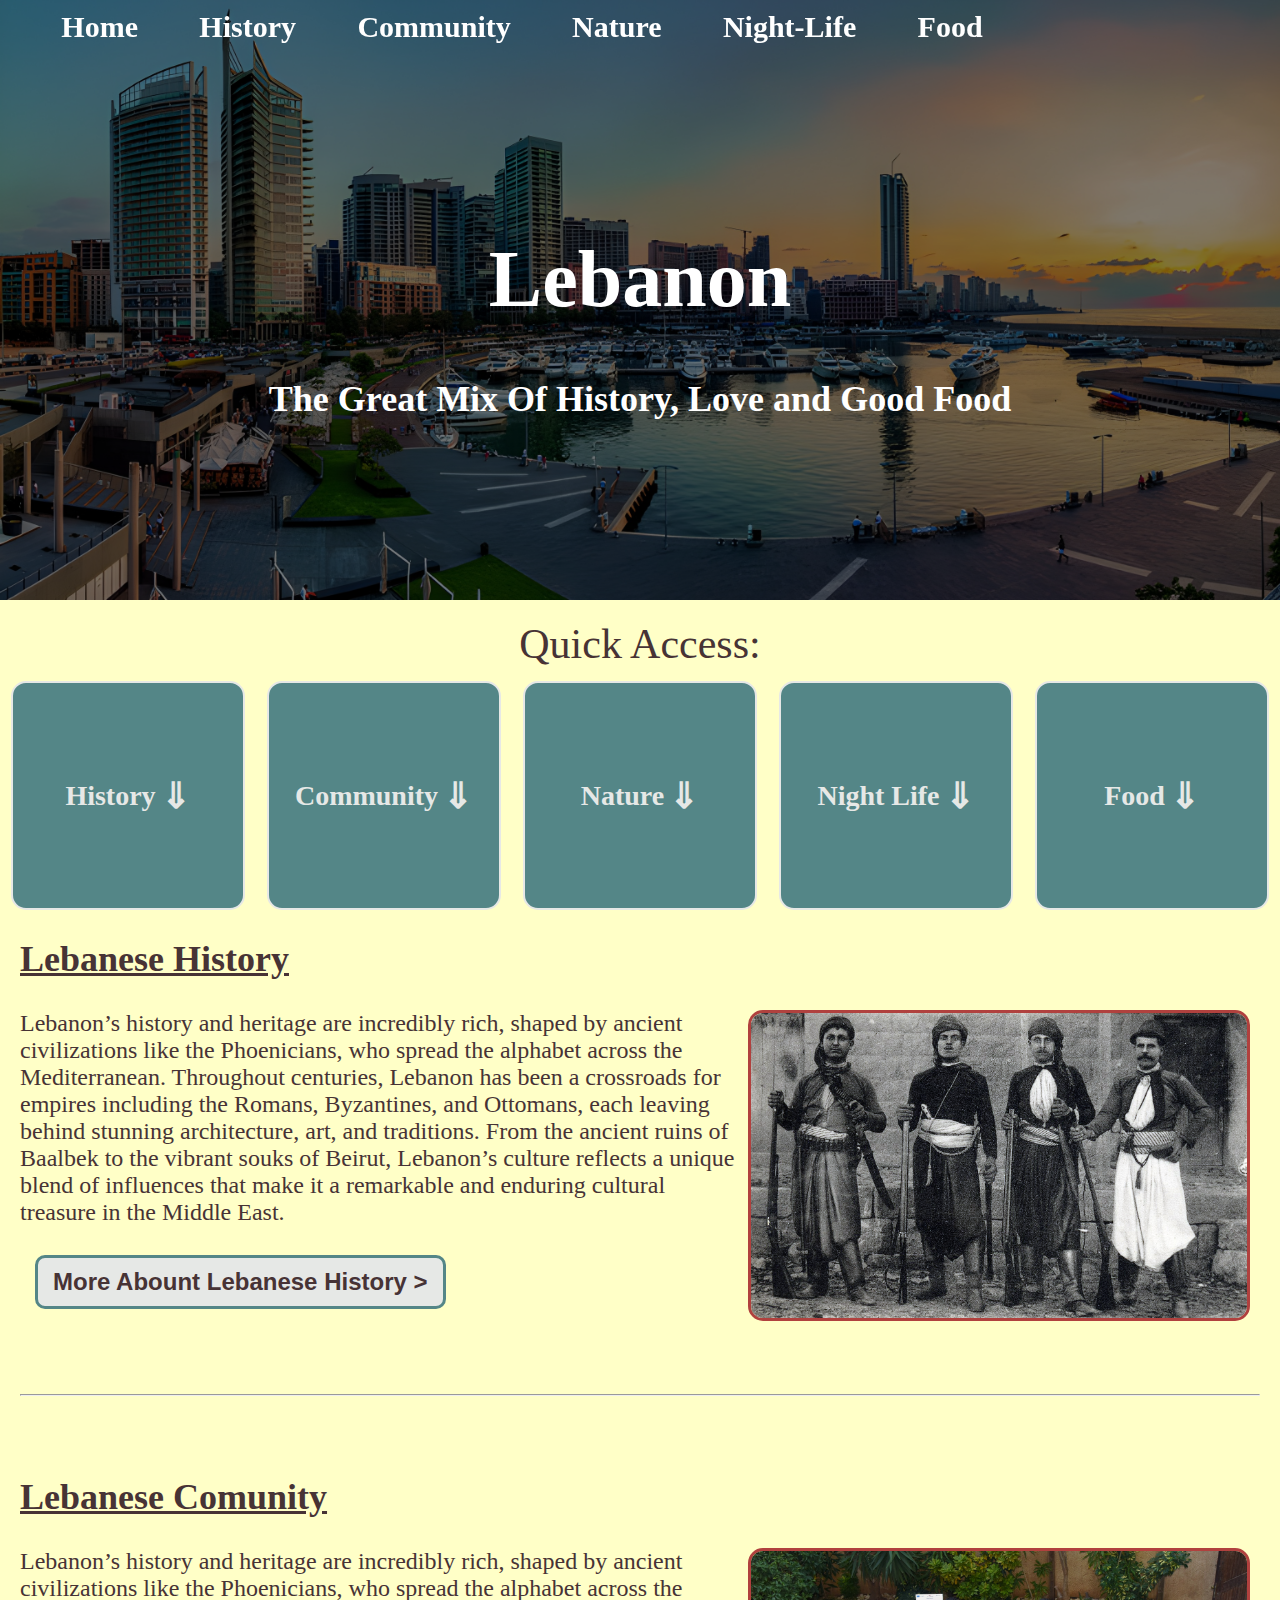
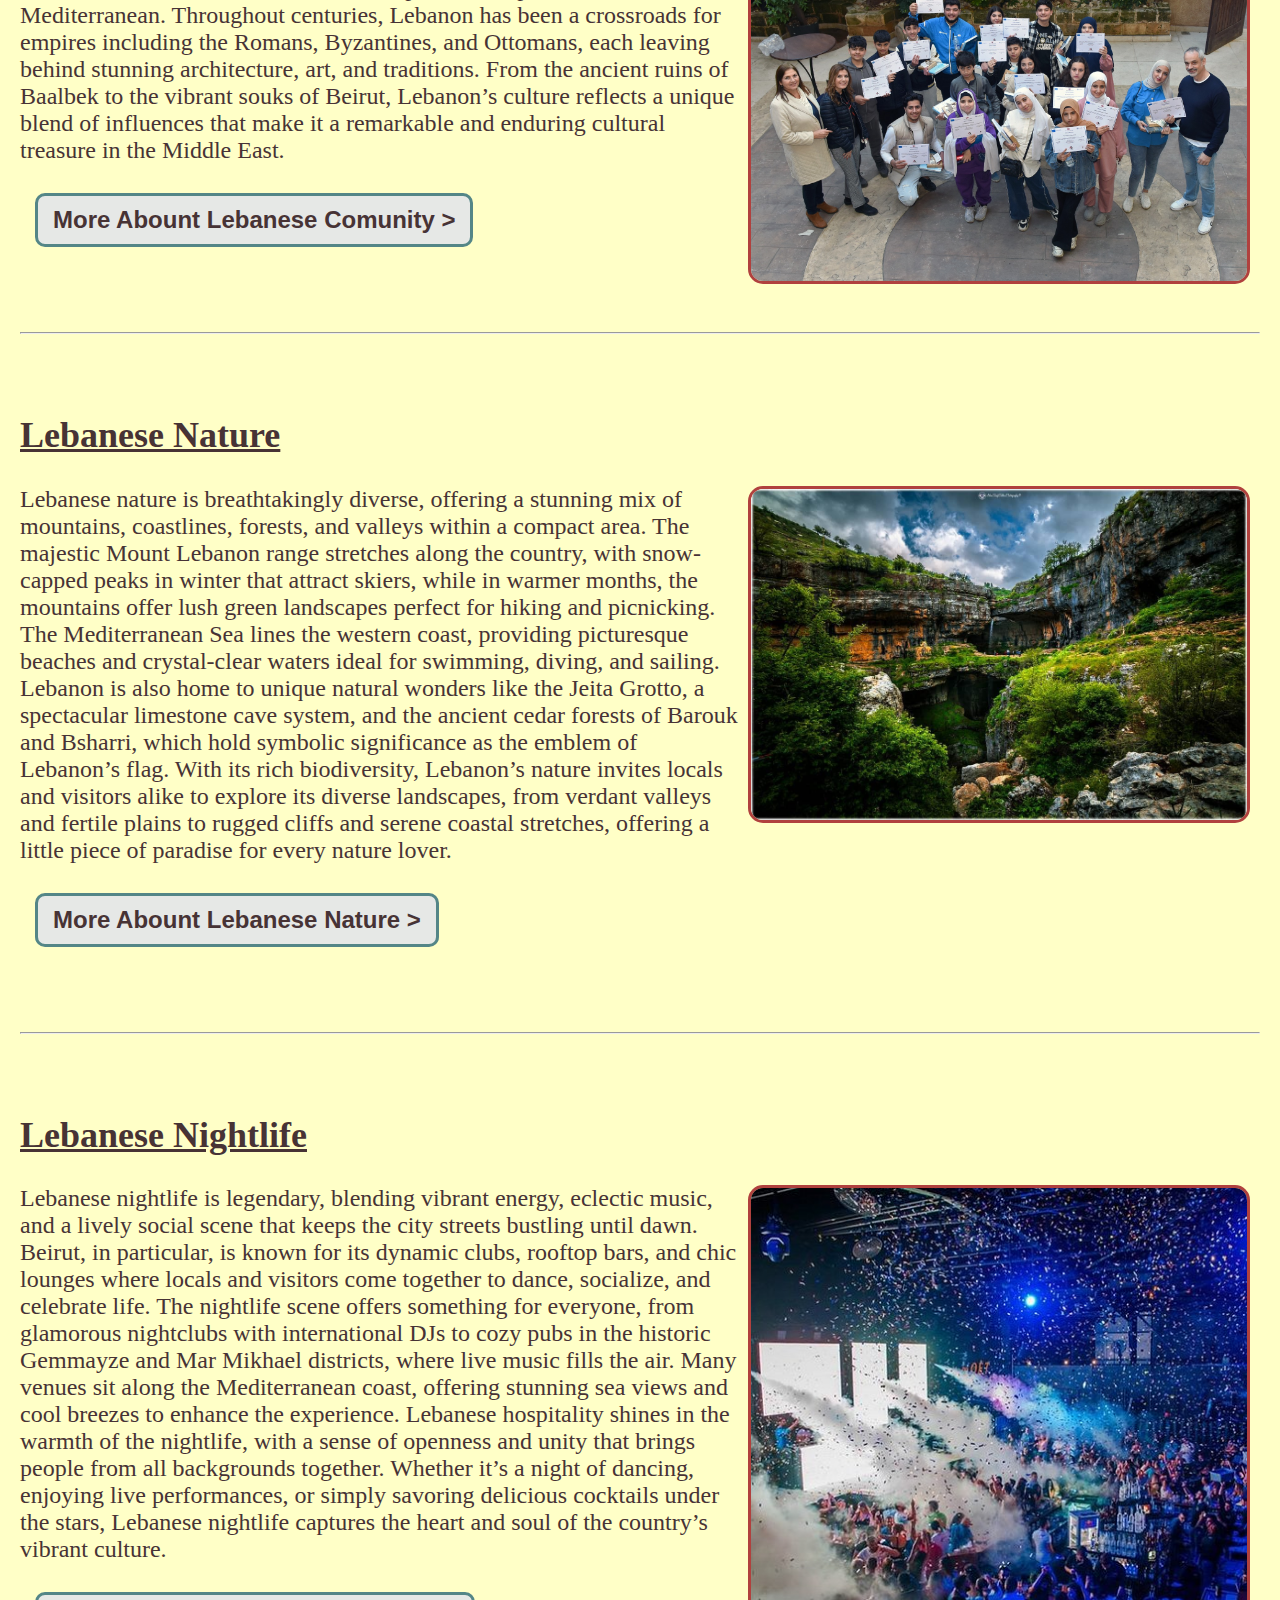
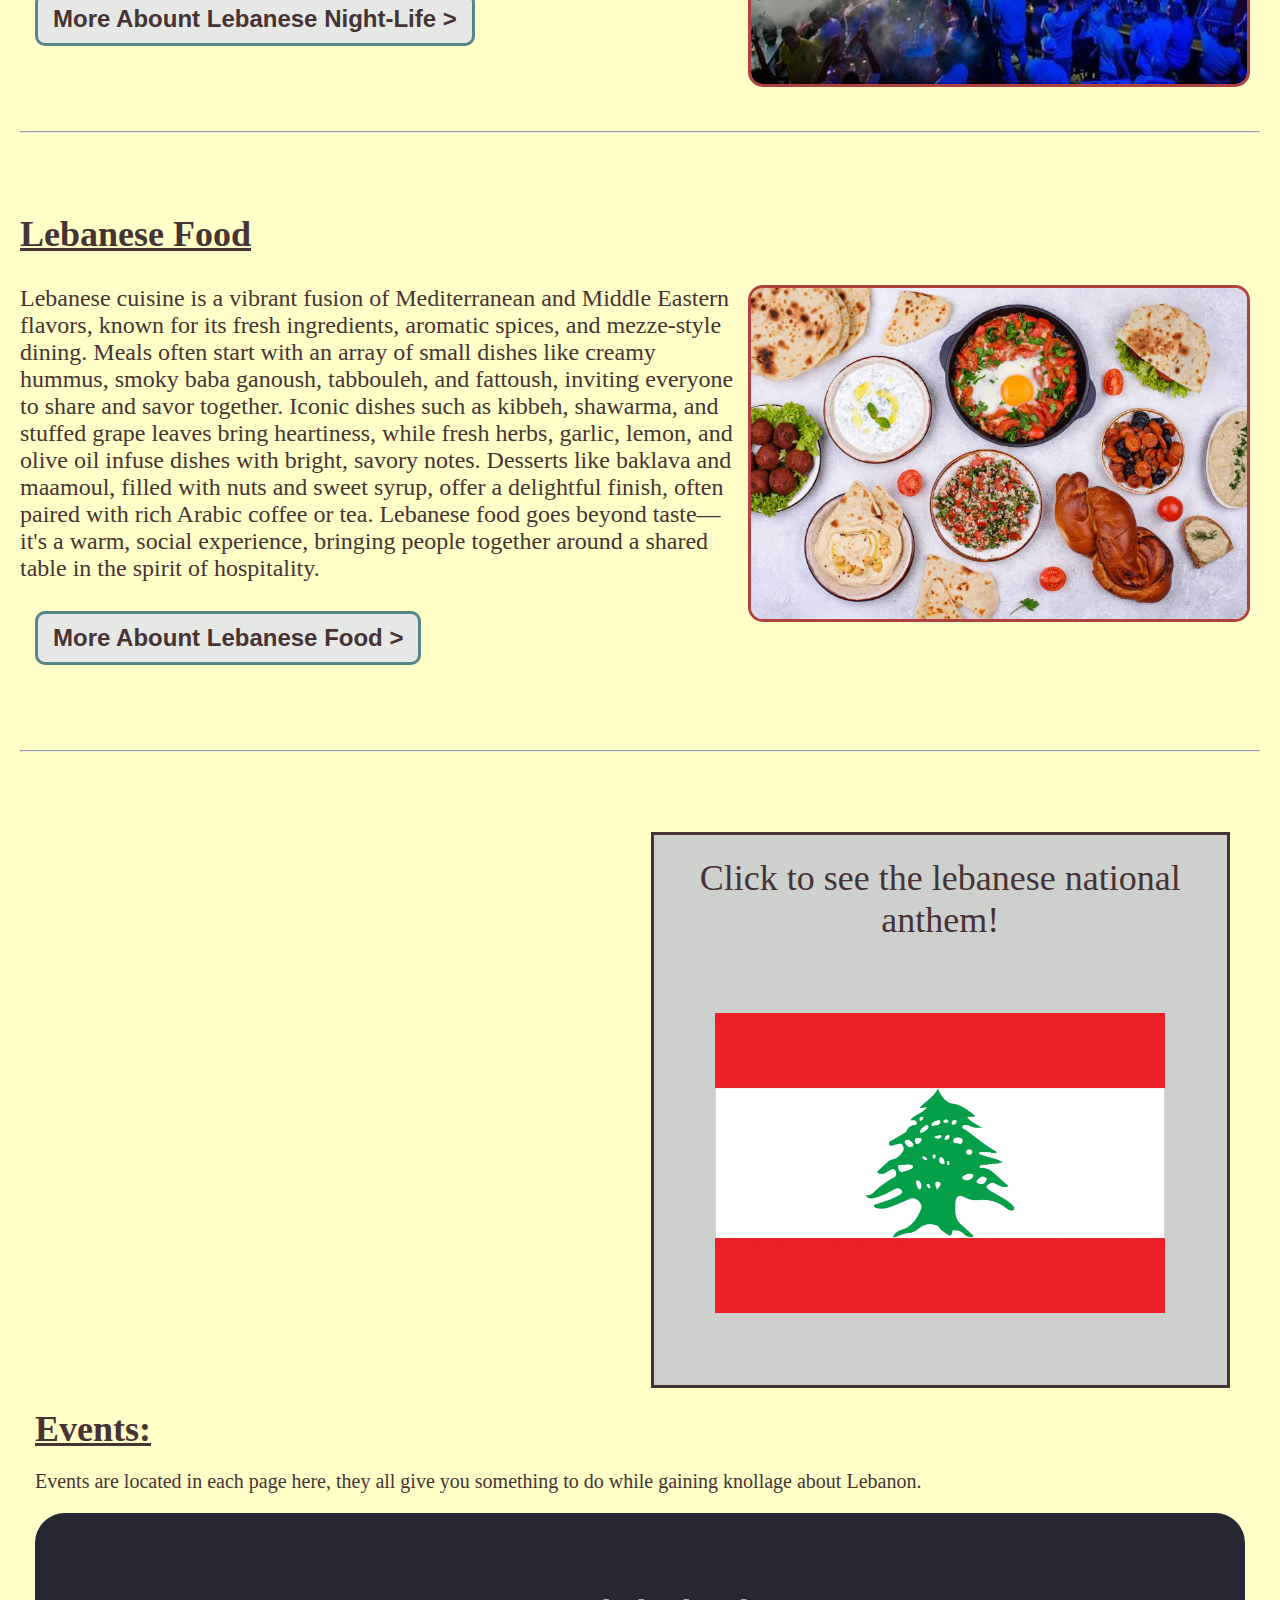
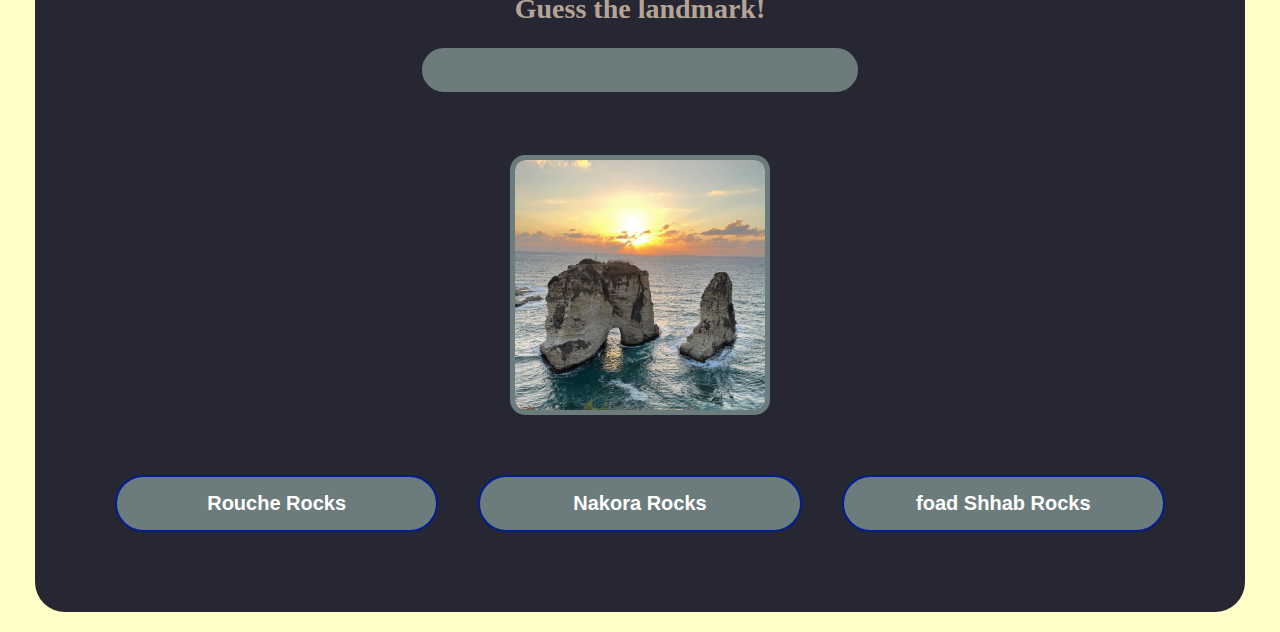
<file: index.html>
<!DOCTYPE html>
<html lang="en">
<head>
    <meta charset="UTF-8">
    <meta name="viewport" content="width=device-width, initial-scale=1.0">
    <link rel="stylesheet" href="style.css">
    <title>Home</title>
</head>
<body>
    <div id="preloader"></div>
    <div class="navbar">
        <span class="nav_bar_button_home">Home</span>
        <a href="history.html" class="nav_bar_button_home"><span>History</span></a>
        <a href="community.html" class="nav_bar_button_home"><span>Community</span></a>
        <a href="nature.html" class="nav_bar_button_home"><span>Nature</span></a>
        <a href="night_life.html" class="nav_bar_button_home"><span>Night-Life</span></a>
        <a href="food.html" class="nav_bar_button_home"><span>Food</span></a>
    </div>
    <div class="title_home">
    </div>
    <div class="title_overlay">
        <h1 class="title">Lebanon</h1>
        <h2 class="title">The Great Mix Of History, Love and Good Food </h2>
    </div>
    <article style="margin: 20px 0px;">
        <section id="table_of_contents_title">Quick Access:</section>
        <section id="table_of_contents" >
            <a class="table_of_contents_element" href="#history_breif"><span style="margin-right: 5px;">History</span> <span style="font-size: 36px;"> &dArr;</span></a>
            <a class="table_of_contents_element" href="#community_breif"><span style="margin-right: 5px;">Community</span> <span style="font-size: 36px;"> &dArr;</span></a>
            <a class="table_of_contents_element" href="#nature_breif"><span style="margin-right: 5px;">Nature</span> <span style="font-size: 36px;"> &dArr;</span></a>
            <a class="table_of_contents_element" href="#night_life_breif"><span style="margin-right: 5px;">Night Life</span> <span style="font-size: 36px;"> &dArr;</span></a>
            <a class="table_of_contents_element" href="#food_breif"><span style="margin-right: 5px;">Food</span> <span style="font-size: 36px;"> &dArr;</span></a>
        </section>
    </article>
    
    <div class="breif" id="history_breif">
        <h2>Lebanese History</h2>
        <img src="images/history_image_home.jpg" alt="men in 1800s image">
        <p>Lebanon’s history and heritage are incredibly rich, shaped by ancient civilizations like the Phoenicians, who spread the alphabet across the Mediterranean. Throughout centuries, Lebanon has been a crossroads for empires including the Romans, Byzantines, and Ottomans, each leaving behind stunning architecture, art, and traditions. From the ancient ruins of Baalbek to the vibrant souks of Beirut, Lebanon’s culture reflects a unique blend of influences that make it a remarkable and enduring cultural treasure in the Middle East.</p>
        <a href="history.html"><button>More Abount Lebanese History &gt;</button></a>
        <hr>
    </div>
    <article>
        <section class="breif" id="community_breif">
            <h2>Lebanese Comunity</h2>
            <img src="images/comunity_image_home.jpg" alt="lebanese people picture">
            <p>Lebanon’s history and heritage are incredibly rich, shaped by ancient civilizations like the Phoenicians, who spread the alphabet across the Mediterranean. Throughout centuries, Lebanon has been a crossroads for empires including the Romans, Byzantines, and Ottomans, each leaving behind stunning architecture, art, and traditions. From the ancient ruins of Baalbek to the vibrant souks of Beirut, Lebanon’s culture reflects a unique blend of influences that make it a remarkable and enduring cultural treasure in the Middle East.</p>
            <a href="comunity.html"><button>More Abount Lebanese Comunity &gt;</button></a>
            <hr>
        </section>
        <section class="breif" id="nature_breif">
            <h2>Lebanese Nature</h2>
            <img src="images/nature_image_home.jpg" alt="lebanese nature picture">
            <p>Lebanese nature is breathtakingly diverse, offering a stunning mix of mountains, coastlines, forests, and valleys within a compact area. The majestic Mount Lebanon range stretches along the country, with snow-capped peaks in winter that attract skiers, while in warmer months, the mountains offer lush green landscapes perfect for hiking and picnicking. The Mediterranean Sea lines the western coast, providing picturesque beaches and crystal-clear waters ideal for swimming, diving, and sailing. Lebanon is also home to unique natural wonders like the Jeita Grotto, a spectacular limestone cave system, and the ancient cedar forests of Barouk and Bsharri, which hold symbolic significance as the emblem of Lebanon’s flag. With its rich biodiversity, Lebanon’s nature invites locals and visitors alike to explore its diverse landscapes, from verdant valleys and fertile plains to rugged cliffs and serene coastal stretches, offering a little piece of paradise for every nature lover.</p>
            <a href="nature.html"><button>More Abount Lebanese Nature &gt;</button></a>
            <hr>
        </section>
        <section class="breif" id="night_life_breif">
            <h2>Lebanese Nightlife</h2>
            <img src="images/nightlife_image_home.jpg" alt="lebanese night life picture">
            <p>Lebanese nightlife is legendary, blending vibrant energy, eclectic music, and a lively social scene that keeps the city streets bustling until dawn. Beirut, in particular, is known for its dynamic clubs, rooftop bars, and chic lounges where locals and visitors come together to dance, socialize, and celebrate life. The nightlife scene offers something for everyone, from glamorous nightclubs with international DJs to cozy pubs in the historic Gemmayze and Mar Mikhael districts, where live music fills the air. Many venues sit along the Mediterranean coast, offering stunning sea views and cool breezes to enhance the experience. Lebanese hospitality shines in the warmth of the nightlife, with a sense of openness and unity that brings people from all backgrounds together. Whether it’s a night of dancing, enjoying live performances, or simply savoring delicious cocktails under the stars, Lebanese nightlife captures the heart and soul of the country’s vibrant culture.</p>
            <a href="night_life.html"><button>More Abount Lebanese Night-Life &gt;</button></a>
            <hr>
        </div>
        </section>
        <section class="breif" id="food_breif">
            <h2>Lebanese Food</h2>
            <img src="images/food_image_home.jpg" alt="lebanese food picture">
            <p>Lebanese cuisine is a vibrant fusion of Mediterranean and Middle Eastern flavors, known for its fresh ingredients, aromatic spices, and mezze-style dining. Meals often start with an array of small dishes like creamy hummus, smoky baba ganoush, tabbouleh, and fattoush, inviting everyone to share and savor together. Iconic dishes such as kibbeh, shawarma, and stuffed grape leaves bring heartiness, while fresh herbs, garlic, lemon, and olive oil infuse dishes with bright, savory notes. Desserts like baklava and maamoul, filled with nuts and sweet syrup, offer a delightful finish, often paired with rich Arabic coffee or tea. Lebanese food goes beyond taste—it's a warm, social experience, bringing people together around a shared table in the spirit of hospitality.</p>
            <a href="food.html"><button>More Abount Lebanese Food &gt;</button></a>
            <hr>
        </div>
        </section>
    </article>

        
        <article>
            <div id="national_anthem"> 
                <div id="inside"> <br>The Gems of the East are her land and sea.<br>
        
                    Throughout the world her good deeds flow from pole to pole.<br>
                    
                    And her name is her glory since time began.<br>
                    
                    Immortality's Symbol--the Cedar--is her Pride.<br>
                    
                    All of us! For our Country, for our Flag and Glory! </div>
                <div id="middle" onclick="open_national_anthem_middle()"><p><br>All of us! For our Country, for our Flag and Glory!<br>
        
                    Our valour and our writings are the envy of the ages.<br>
                    
                    Our mountains and our valleys, they bring forth stalwart men.<br>
                    
                    And to Perfection all our efforts we devote.<br>
                    
                    All of us! For our Country, for our Flag and Glory!</p></div>
                <div id="outside" onclick="open_national_anthem_main()">
                    Click to see the lebanese national anthem!
                    <img src="images/lebanese_flage.jpg" alt="Lebanese Flag">
        
                </div>
            </div>
        </article>
   





        <article class="home_event">
        <h2>Events:</h2>
        <p>Events are located in each page here, they all give you something to do while gaining knollage about Lebanon.</p>
        <div>
            <div id="home_event_question_container">
                <h3>Guess the landmark!</h3>
                <div id="home_event_score">
                    <div id="question_down_1"></div>
                    <div id="question_down_2"></div>
                    <div id="question_down_3"></div>
                </div>
                
            </div>
            <div id="picture_home_event_container">
                <img src="images/rawshe_pic.jpg" alt="rawshe picture">
            </div>
            <div class="button_container" id="home_answer">
                
                <button onclick="right_or_wrong(true)">Rouche Rocks</button>
                <button onclick="right_or_wrong(false)">Nakora Rocks</button>
                <button onclick="right_or_wrong(false)">foad Shhab Rocks</button>
            </div>
        </article>
        


       
    <script src="script.js"></script>

</body>
</html>
</file>
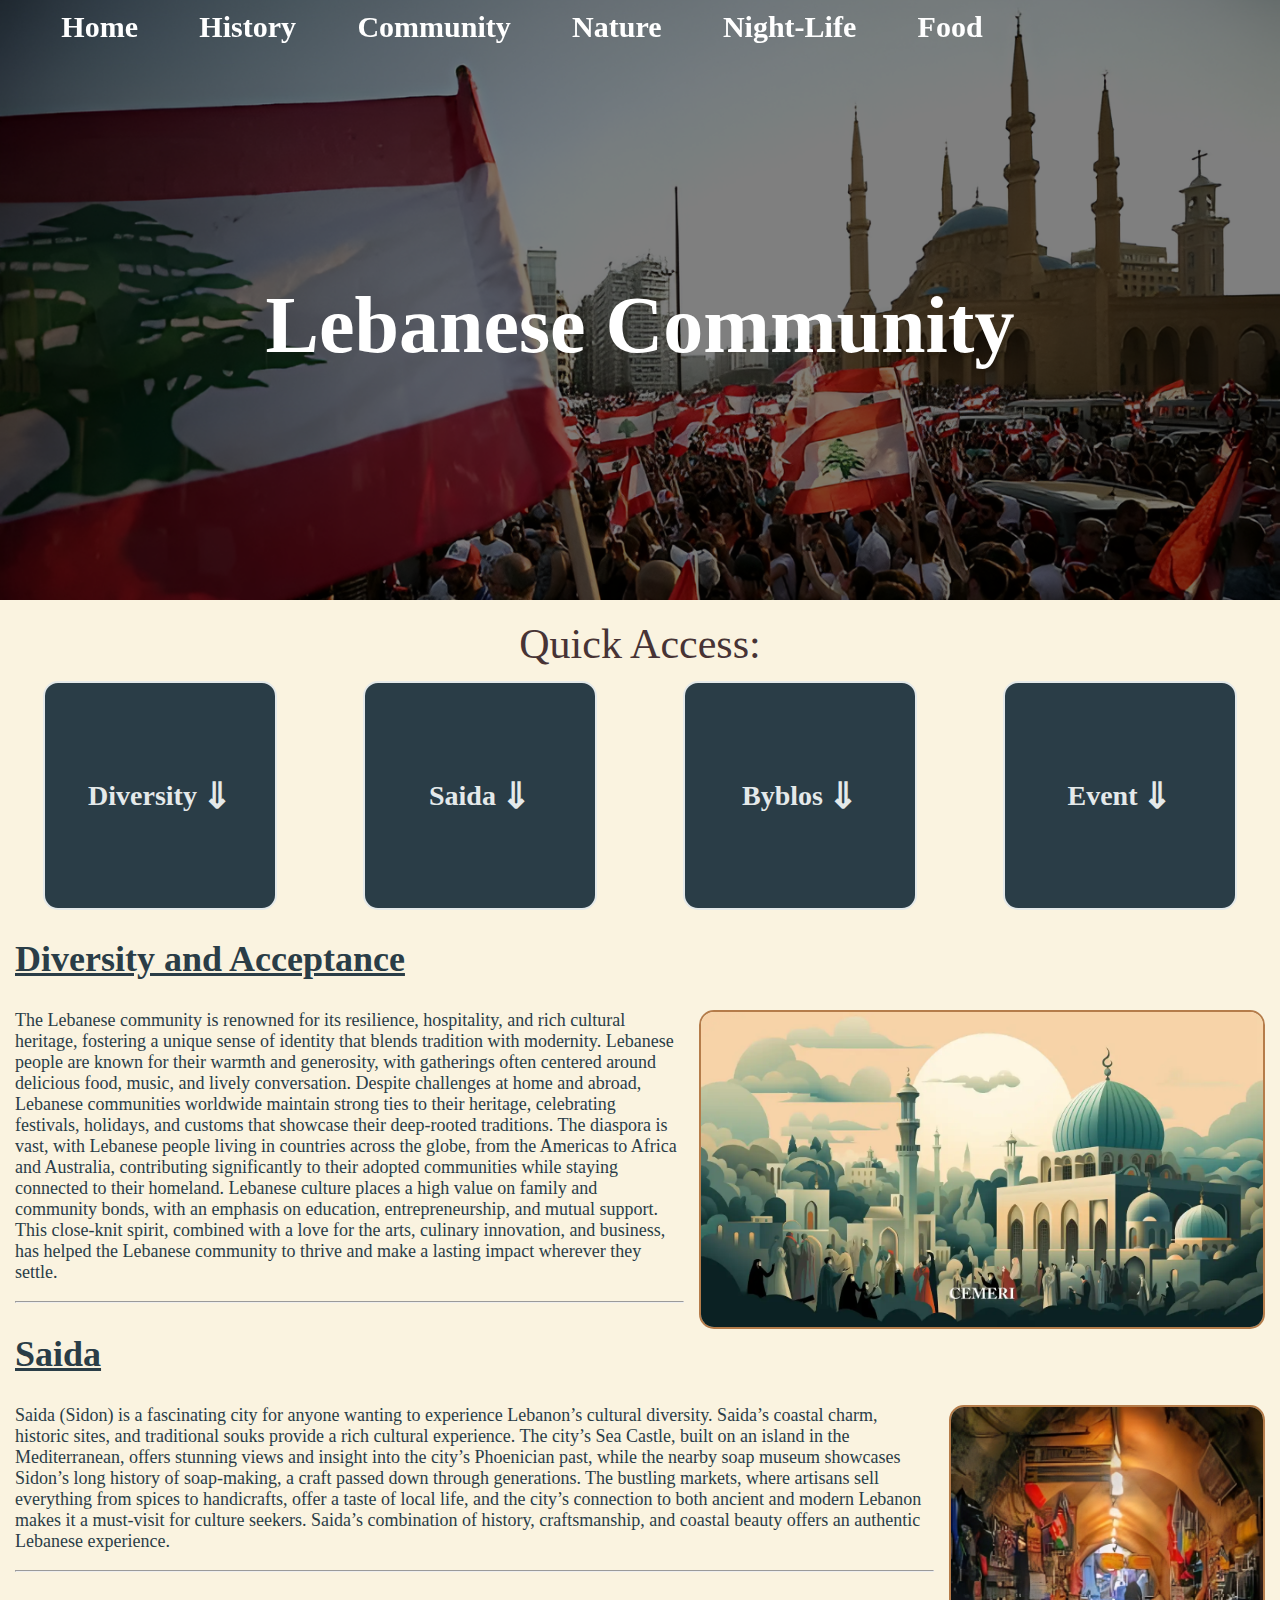
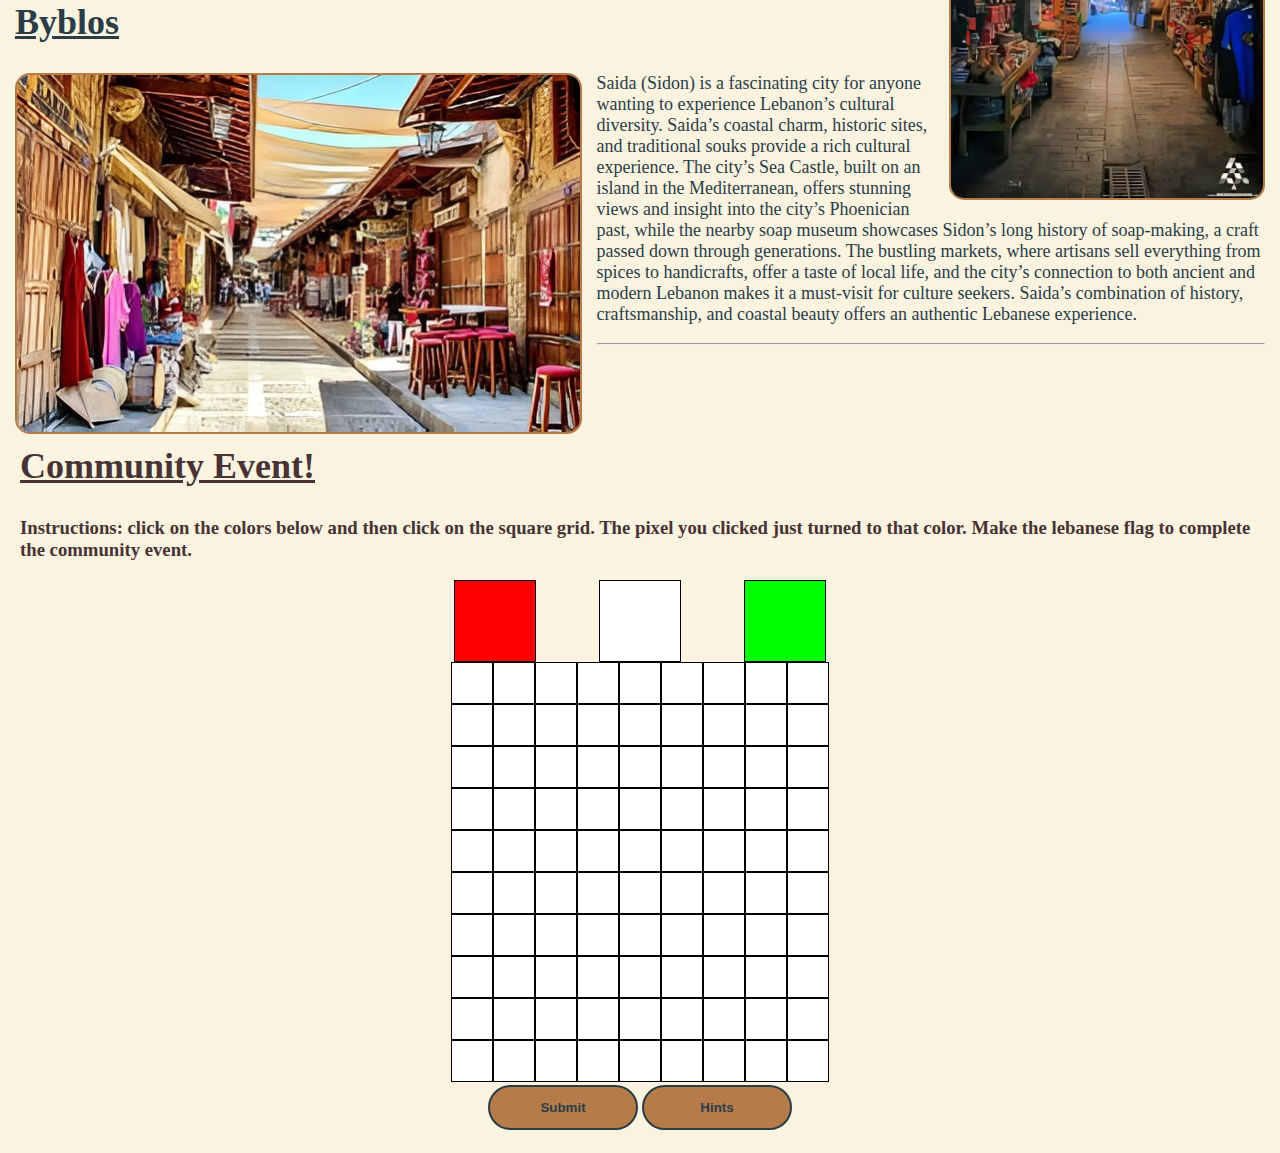
<file: community.html>
<!DOCTYPE html>
<html lang="en">
<head>
    <meta charset="UTF-8">
    <meta name="viewport" content="width=device-width, initial-scale=1.0">
    <title>Document</title>
    <link rel="stylesheet" href="style.css">
    <title>Community</title>
</head>
<body>
    <div id="preloader"></div>
    <style>
        body {
            background-color: #FAF3E0;
        }

    </style>




    <div class="navbar">
        <a href="index.html"  class="nav_bar_button_community"><span>Home</span></a>
        <a href="history.html" class="nav_bar_button_community"><span>History</span></a>
        <span class="nav_bar_button_community">Community</span>
        <a href="nature.html" class="nav_bar_button_community"><span>Nature</span></a>
        <a href="night_life.html" class="nav_bar_button_community"><span>Night-Life</span></a>
        <a href="food.html" class="nav_bar_button_community"><span>Food</span></a>
    </div>
    <div class="title_community">
    </div>
    <div class="title_overlay">
        <h1 class="title" style="margin-top: 100px;">Lebanese Community</h1>
    </div>

    <article style="margin: 20px 0px;">
        <section id="table_of_contents_title">Quick Access:</section>
        <section id="table_of_contents" >
            <a class="table_of_contents_element_community" href="#diversity"><span style="margin-right: 5px;">Diversity</span> <span style="font-size: 36px;"> &dArr;</span></a>
            <a class="table_of_contents_element_community" href="#saida"><span style="margin-right: 5px;">Saida</span> <span style="font-size: 36px;"> &dArr;</span></a>
            <a class="table_of_contents_element_community" href="#byblos"><span style="margin-right: 5px;">Byblos</span> <span style="font-size: 36px;"> &dArr;</span></a>
            <a class="table_of_contents_element_community" href="#community_event"><span style="margin-right: 5px;">Event</span> <span style="font-size: 36px;"> &dArr;</span></a>
            
        </section>
    </article>



    <article>
        <section class="community_fact" id="diversity">
            <h2>Diversity and Acceptance</h2>
            <img src="images/diversity_image.webp" alt="a picture of the diversity of the lebanese community">
            <p>The Lebanese community is renowned for its resilience, hospitality, and rich cultural heritage, fostering a unique sense of identity that blends tradition with modernity. Lebanese people are known for their warmth and generosity, with gatherings often centered around delicious food, music, and lively conversation. Despite challenges at home and abroad, Lebanese communities worldwide maintain strong ties to their heritage, celebrating festivals, holidays, and customs that showcase their deep-rooted traditions. The diaspora is vast, with Lebanese people living in countries across the globe, from the Americas to Africa and Australia, contributing significantly to their adopted communities while staying connected to their homeland. Lebanese culture places a high value on family and community bonds, with an emphasis on education, entrepreneurship, and mutual support. This close-knit spirit, combined with a love for the arts, culinary innovation, and business, has helped the Lebanese community to thrive and make a lasting impact wherever they settle.</p>
            <hr>
        </section>
        <section class="community_fact" id="saida">
            <h2>Saida</h2>
            <img src="images/saida_image.png" alt="a picture of the city of saida" style="width: 25%;">
            <p>Saida (Sidon) is a fascinating city for anyone wanting to experience Lebanon’s cultural diversity. Saida’s coastal charm, historic sites, and traditional souks provide a rich cultural experience. The city’s Sea Castle, built on an island in the Mediterranean, offers stunning views and insight into the city’s Phoenician past, while the nearby soap museum showcases Sidon’s long history of soap-making, a craft passed down through generations. The bustling markets, where artisans sell everything from spices to handicrafts, offer a taste of local life, and the city’s connection to both ancient and modern Lebanon makes it a must-visit for culture seekers. Saida’s combination of history, craftsmanship, and coastal beauty offers an authentic Lebanese experience.</p>
            <hr>
        </section>
        <section class="community_fact" id="byblos">
            <h2>Byblos</h2>
            <img src="images/byblos_image.jpg" alt="a picture of the city of saida" style=" float: left; margin-left: 0px; margin-right: 15px;">
            <p>Saida (Sidon) is a fascinating city for anyone wanting to experience Lebanon’s cultural diversity. Saida’s coastal charm, historic sites, and traditional souks provide a rich cultural experience. The city’s Sea Castle, built on an island in the Mediterranean, offers stunning views and insight into the city’s Phoenician past, while the nearby soap museum showcases Sidon’s long history of soap-making, a craft passed down through generations. The bustling markets, where artisans sell everything from spices to handicrafts, offer a taste of local life, and the city’s connection to both ancient and modern Lebanon makes it a must-visit for culture seekers. Saida’s combination of history, craftsmanship, and coastal beauty offers an authentic Lebanese experience.</p>
            <hr>
        </section>
    </article>





    <article class="community_event" id="community_event" style="margin: 20px 20px; margin-top: 100px;" >
        <h2 style="font-size: 36px; text-decoration: underline;">Community Event!</h2>
        <div class="community_event_game" id="community_event_answer">
            <h3>Instructions: click on the colors below and then click on the square grid. The pixel you clicked just turned to that color. Make the lebanese flag to complete the community event.</h3>
            <div id="game_container">
                <div id="community_hint_container"></div>
                <div class="color_bar">
                    <div id="red" class="color_bar_pixle" onclick="set_pencolor('red' , 1)"></div>
                    <div id="white" class="color_bar_pixle" onclick="set_pencolor('white' , 2)"></div>
                    <div id="green" class="color_bar_pixle" onclick="set_pencolor('green' , 3)"></div>
                </div>
                <div class="color_table">
                    <div class="row">
                        <div class="pixle" id="c0_0" onclick="change_pixle_color(this , 0 , 0)"></div>
                        <div class="pixle" id="c0_1" onclick="change_pixle_color(this , 0 , 1)"></div>
                        <div class="pixle" id="c0_2" onclick="change_pixle_color(this , 0 , 2)"></div>
                        <div class="pixle" id="c0_3" onclick="change_pixle_color(this , 0 , 3)"></div>
                        <div class="pixle" id="c0_4" onclick="change_pixle_color(this , 0 , 4)"></div>
                        <div class="pixle" id="c0_5" onclick="change_pixle_color(this , 0 , 5)"></div>
                        <div class="pixle" id="c0_6" onclick="change_pixle_color(this , 0 , 6)"></div>
                        <div class="pixle" id="c0_7" onclick="change_pixle_color(this , 0 , 7)"></div>
                        <div class="pixle" id="c0_8" onclick="change_pixle_color(this , 0 , 8)"></div>
                    </div>
                    <div class="row">
                        <div class="pixle" id="c1_0" onclick="change_pixle_color(this , 1 , 0)"></div>
                        <div class="pixle" id="c1_1" onclick="change_pixle_color(this , 1 , 1)"></div>
                        <div class="pixle" id="c1_2" onclick="change_pixle_color(this , 1 , 2)"></div>
                        <div class="pixle" id="c1_3" onclick="change_pixle_color(this , 1 , 3)"></div>
                        <div class="pixle" id="c1_4" onclick="change_pixle_color(this , 1 , 4)"></div>
                        <div class="pixle" id="c1_5" onclick="change_pixle_color(this , 1 , 5)"></div>
                        <div class="pixle" id="c1_6" onclick="change_pixle_color(this , 1 , 6)"></div>
                        <div class="pixle" id="c1_7" onclick="change_pixle_color(this , 1 , 7)"></div>
                        <div class="pixle" id="c1_8" onclick="change_pixle_color(this , 1 , 8)"></div>
                    </div>
                    <div class="row">
                        <div class="pixle" id="c2_0" onclick="change_pixle_color(this , 2 , 0)"></div>
                        <div class="pixle" id="c2_1" onclick="change_pixle_color(this , 2 , 1)"></div>
                        <div class="pixle" id="c2_2" onclick="change_pixle_color(this , 2 , 2)"></div>
                        <div class="pixle" id="c2_3" onclick="change_pixle_color(this , 2 , 3)"></div>
                        <div class="pixle" id="c2_4" onclick="change_pixle_color(this , 2 , 4)"></div>
                        <div class="pixle" id="c2_5" onclick="change_pixle_color(this , 2 , 5)"></div>
                        <div class="pixle" id="c2_6" onclick="change_pixle_color(this , 2 , 6)"></div>
                        <div class="pixle" id="c2_7" onclick="change_pixle_color(this , 2 , 7)"></div>
                        <div class="pixle" id="c2_8" onclick="change_pixle_color(this , 2 , 8)"></div>
                    </div>
                    <div class="row">
                        <div class="pixle" id="c3_0" onclick="change_pixle_color(this , 3 , 0)"></div>
                        <div class="pixle" id="c3_1" onclick="change_pixle_color(this , 3 , 1)"></div>
                        <div class="pixle" id="c3_2" onclick="change_pixle_color(this , 3 , 2)"></div>
                        <div class="pixle" id="c3_3" onclick="change_pixle_color(this , 3 , 3)"></div>
                        <div class="pixle" id="c3_4" onclick="change_pixle_color(this , 3 , 4)"></div>
                        <div class="pixle" id="c3_5" onclick="change_pixle_color(this , 3 , 5)"></div>
                        <div class="pixle" id="c3_6" onclick="change_pixle_color(this , 3 , 6)"></div>
                        <div class="pixle" id="c3_7" onclick="change_pixle_color(this , 3 , 7)"></div>
                        <div class="pixle" id="c3_8" onclick="change_pixle_color(this , 3 , 8)"></div>
                    </div>
                    <div class="row">
                        <div class="pixle" id="c4_0" onclick="change_pixle_color(this , 4 , 0)"></div>
                        <div class="pixle" id="c4_1" onclick="change_pixle_color(this , 4 , 1)"></div>
                        <div class="pixle" id="c4_2" onclick="change_pixle_color(this , 4 , 2)"></div>
                        <div class="pixle" id="c4_3" onclick="change_pixle_color(this , 4 , 3)"></div>
                        <div class="pixle" id="c4_4" onclick="change_pixle_color(this , 4 , 4)"></div>
                        <div class="pixle" id="c4_5" onclick="change_pixle_color(this , 4 , 5)"></div>
                        <div class="pixle" id="c4_6" onclick="change_pixle_color(this , 4 , 6)"></div>
                        <div class="pixle" id="c4_7" onclick="change_pixle_color(this , 4 , 7)"></div>
                        <div class="pixle" id="c4_8" onclick="change_pixle_color(this , 4 , 8)"></div>
                    </div>
                    <div class="row">
                        <div class="pixle" id="c5_0" onclick="change_pixle_color(this , 5 , 0)"></div>
                        <div class="pixle" id="c5_1" onclick="change_pixle_color(this , 5 , 1)"></div>
                        <div class="pixle" id="c5_2" onclick="change_pixle_color(this , 5 , 2)"></div>
                        <div class="pixle" id="c5_3" onclick="change_pixle_color(this , 5 , 3)"></div>
                        <div class="pixle" id="c5_4" onclick="change_pixle_color(this , 5 , 4)"></div>
                        <div class="pixle" id="c5_5" onclick="change_pixle_color(this , 5 , 5)"></div>
                        <div class="pixle" id="c5_6" onclick="change_pixle_color(this , 5 , 6)"></div>
                        <div class="pixle" id="c5_7" onclick="change_pixle_color(this , 5 , 7)"></div>
                        <div class="pixle" id="c5_8" onclick="change_pixle_color(this , 5 , 8)"></div>
                    </div>
                    <div class="row">
                        <div class="pixle" id="c6_0" onclick="change_pixle_color(this , 6 , 0)"></div>
                        <div class="pixle" id="c6_1" onclick="change_pixle_color(this , 6 , 1)"></div>
                        <div class="pixle" id="c6_2" onclick="change_pixle_color(this , 6 , 2)"></div>
                        <div class="pixle" id="c6_3" onclick="change_pixle_color(this , 6 , 3)"></div>
                        <div class="pixle" id="c6_4" onclick="change_pixle_color(this , 6 , 4)"></div>
                        <div class="pixle" id="c6_5" onclick="change_pixle_color(this , 6 , 5)"></div>
                        <div class="pixle" id="c6_6" onclick="change_pixle_color(this , 6 , 6)"></div>
                        <div class="pixle" id="c6_7" onclick="change_pixle_color(this , 6 , 7)"></div>
                        <div class="pixle" id="c6_8" onclick="change_pixle_color(this , 6 , 8)"></div>
                    </div>
                    <div class="row">
                        <div class="pixle" id="c7_0" onclick="change_pixle_color(this , 7 , 0)"></div>
                        <div class="pixle" id="c7_1" onclick="change_pixle_color(this , 7 , 1)"></div>
                        <div class="pixle" id="c7_2" onclick="change_pixle_color(this , 7 , 2)"></div>
                        <div class="pixle" id="c7_3" onclick="change_pixle_color(this , 7 , 3)"></div>
                        <div class="pixle" id="c7_4" onclick="change_pixle_color(this , 7 , 4)"></div>
                        <div class="pixle" id="c7_5" onclick="change_pixle_color(this , 7 , 5)"></div>
                        <div class="pixle" id="c7_6" onclick="change_pixle_color(this , 7 , 6)"></div>
                        <div class="pixle" id="c7_7" onclick="change_pixle_color(this , 7 , 7)"></div>
                        <div class="pixle" id="c7_8" onclick="change_pixle_color(this , 7 , 8)"></div>
                    </div>
                    <div class="row">
                        <div class="pixle" id="c8_0" onclick="change_pixle_color(this , 8 , 0)"></div>
                        <div class="pixle" id="c8_1" onclick="change_pixle_color(this , 8 , 1)"></div>
                        <div class="pixle" id="c8_2" onclick="change_pixle_color(this , 8 , 2)"></div>
                        <div class="pixle" id="c8_3" onclick="change_pixle_color(this , 8 , 3)"></div>
                        <div class="pixle" id="c8_4" onclick="change_pixle_color(this , 8 , 4)"></div>
                        <div class="pixle" id="c8_5" onclick="change_pixle_color(this , 8 , 5)"></div>
                        <div class="pixle" id="c8_6" onclick="change_pixle_color(this , 8 , 6)"></div>
                        <div class="pixle" id="c8_7" onclick="change_pixle_color(this , 8 , 7)"></div>
                        <div class="pixle" id="c8_8" onclick="change_pixle_color(this , 8 , 8)"></div>
                    </div>
                    <div class="row">
                        <div class="pixle" id="c9_0" onclick="change_pixle_color(this , 9 , 0)"></div>
                        <div class="pixle" id="c9_1" onclick="change_pixle_color(this , 9 , 1)"></div>
                        <div class="pixle" id="c9_2" onclick="change_pixle_color(this , 9 , 2)"></div>
                        <div class="pixle" id="c9_3" onclick="change_pixle_color(this , 9 , 3)"></div>
                        <div class="pixle" id="c9_4" onclick="change_pixle_color(this , 9 , 4)"></div>
                        <div class="pixle" id="c9_5" onclick="change_pixle_color(this , 9 , 5)"></div>
                        <div class="pixle" id="c9_6" onclick="change_pixle_color(this , 9 , 6)"></div>
                        <div class="pixle" id="c9_7" onclick="change_pixle_color(this , 9 , 7)"></div>
                        <div class="pixle" id="c9_8" onclick="change_pixle_color(this , 9 , 8)"></div>
                    </div>
                </div>
            </div>
            
            <div id="is_wrong" style="color: #ff0000;">
                <button id="community_subbmit" class="community_submitt" onclick="submit_community_event()">Submit</button>
                <button id="hint_button_community" class="community_submitt" onclick="give_community_hints()">Hints</button>
            </div>
        </div>
    </article>













    <script src="script.js"></script>
</body>
</html>
</file>
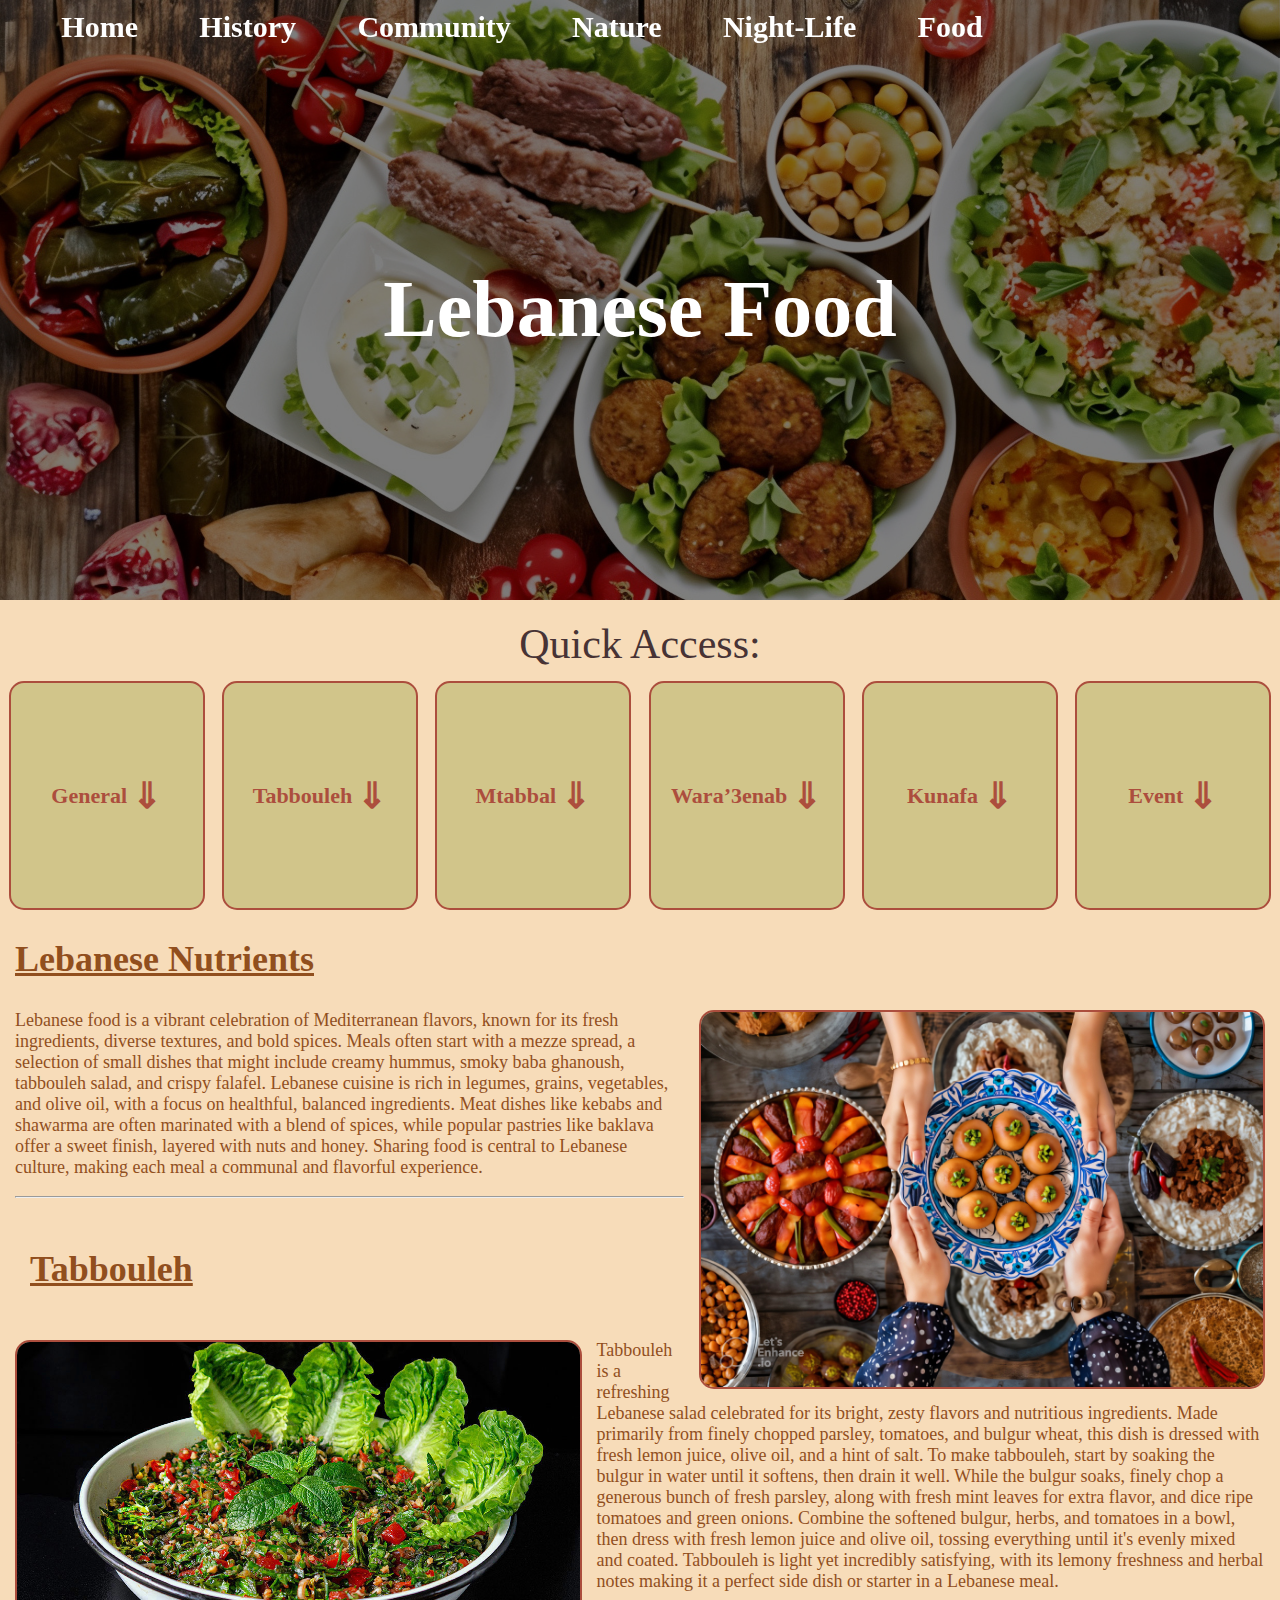
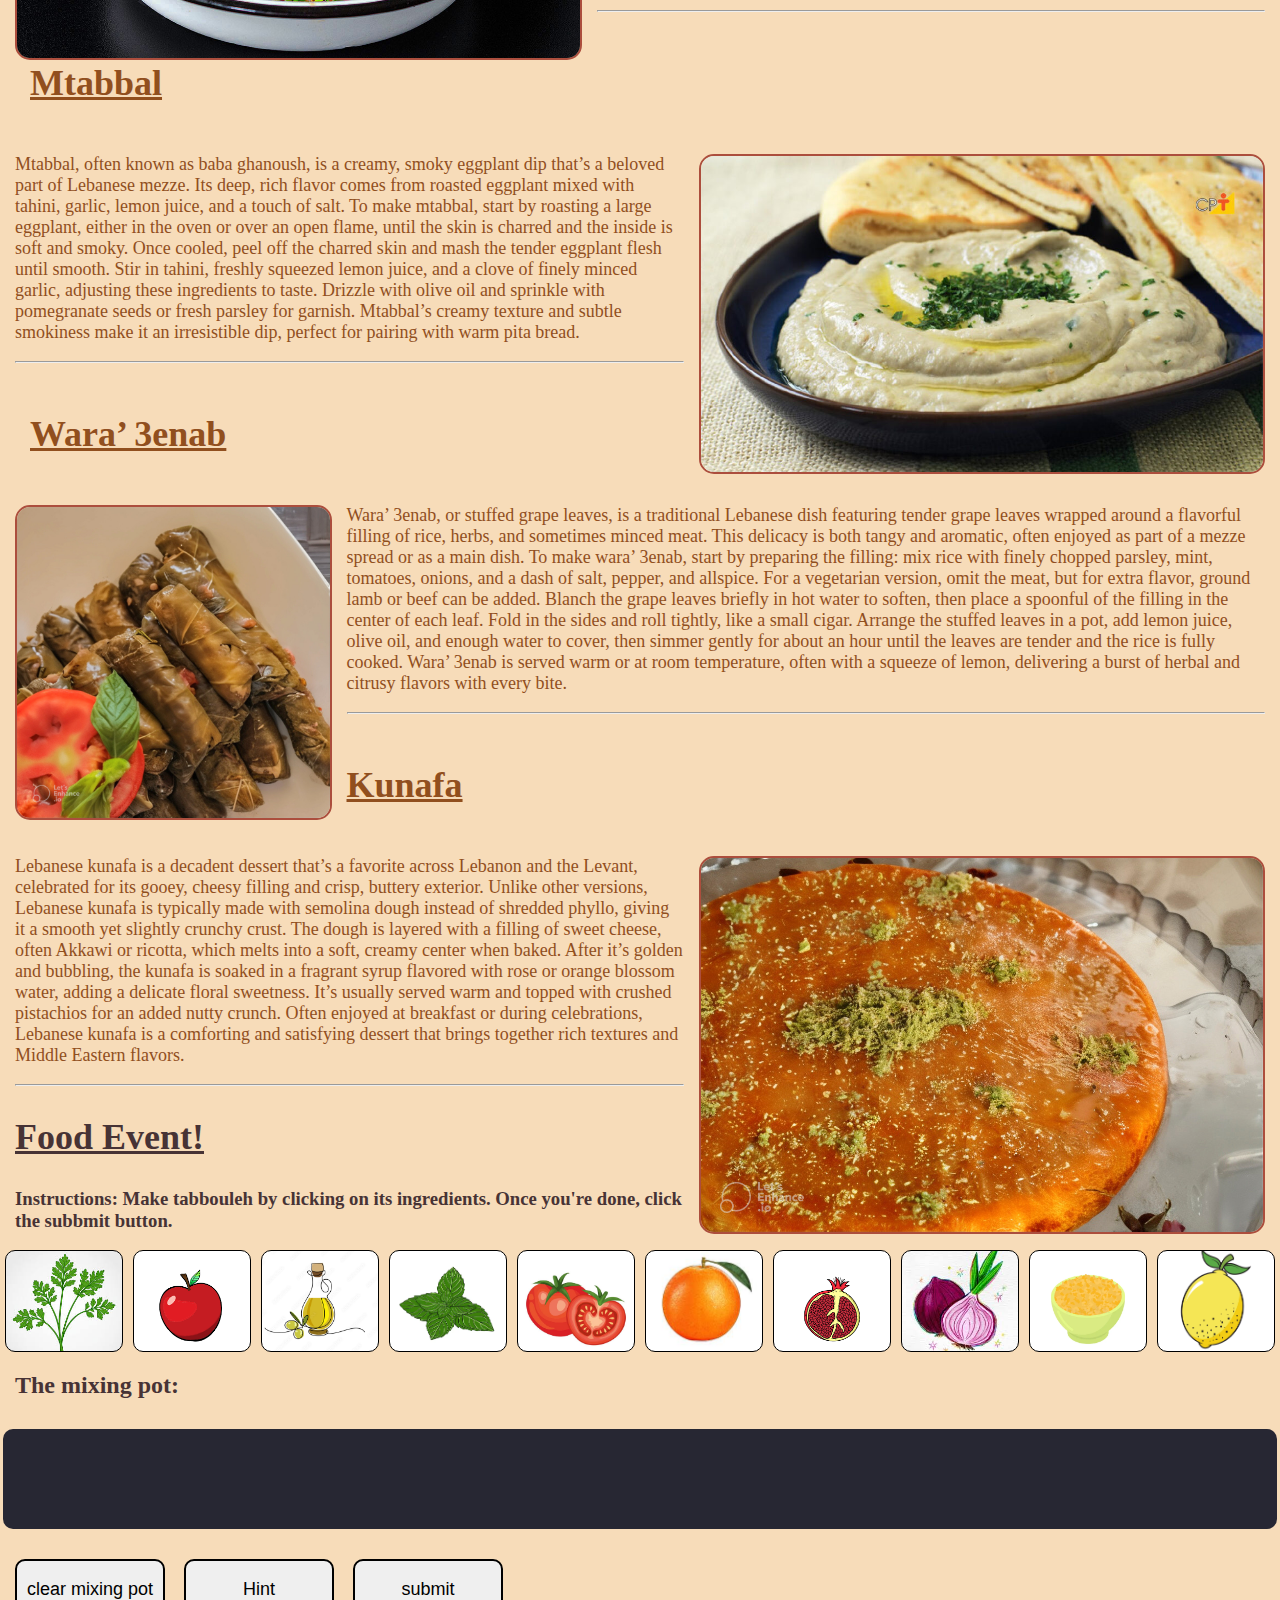
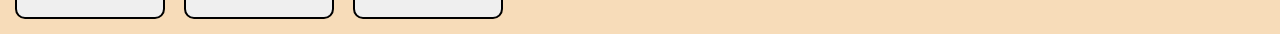
<file: food.html>
<!DOCTYPE html>
<html lang="en">
<head>
    <meta charset="UTF-8">
    <meta name="viewport" content="width=device-width, initial-scale=1.0">
    <title>Document</title>
    <link rel="stylesheet" href="style.css">
    <title>Food</title>
</head>
<body>
    <div id="preloader"></div>
    <style>
        body {
            background-color: #F7DCB9;
        }
    </style>
    <div class="navbar">
        <a href="index.html" class="nav_bar_button_food"><span>Home</span></a>
        <a href="history.html" class="nav_bar_button_food"><span>History</span></a>
        <a href="community.html" class="nav_bar_button_food"><span>Community</span></a>
        <a href="nature.html" class="nav_bar_button_food"><span>Nature</span></a>
        <a href="night_life.html" class="nav_bar_button_food"><span>Night-Life</span></a>
        <span class="nav_bar_button_food">Food</span>
    </div>
    <div class="title_home" style="background-image: url(images/food_title_image.jpg);">
    </div>
    <div class="title_overlay">
        <h1 class="title" style="top: 210px;">Lebanese Food</h1>
    </div>

    <article style="margin: 20px 0px;">
        <section id="table_of_contents_title">Quick Access:</section>
        <section id="table_of_contents" >
            <a class="table_of_contents_element_food" href="#general_food"><span style="margin-right: 5px;">General</span> <span style="font-size: 36px;"> &dArr;</span></a>
            <a class="table_of_contents_element_food" href="#tabbouleh"><span style="margin-right: 5px;">Tabbouleh</span> <span style="font-size: 36px;"> &dArr;</span></a>
            <a class="table_of_contents_element_food" href="#mtabbal"><span style="margin-right: 5px;">Mtabbal</span> <span style="font-size: 36px;"> &dArr;</span></a>
            <a class="table_of_contents_element_food" href="#wara_3enab"><span style="margin-right: 5px;">Wara’3enab</span> <span style="font-size: 36px;"> &dArr;</span></a>
            <a class="table_of_contents_element_food" href="#kunafa"><span style="margin-right: 5px;">Kunafa</span> <span style="font-size: 36px;"> &dArr;</span></a>
            <a class="table_of_contents_element_food" href="#food_event"><span style="margin-right: 5px;">Event</span> <span style="font-size: 36px;"> &dArr;</span></a>
        </section>
    </article>

    <article>
        <section class="food_fact" id="general_food">
            <h2>Lebanese Nutrients</h2>
            <img src="images/food_picture1.jpg" alt="picture of lebanese food">
            <p>Lebanese food is a vibrant celebration of Mediterranean flavors, known for its fresh ingredients, diverse textures, and bold spices. Meals often start with a mezze spread, a selection of small dishes that might include creamy hummus, smoky baba ghanoush, tabbouleh salad, and crispy falafel. Lebanese cuisine is rich in legumes, grains, vegetables, and olive oil, with a focus on healthful, balanced ingredients. Meat dishes like kebabs and shawarma are often marinated with a blend of spices, while popular pastries like baklava offer a sweet finish, layered with nuts and honey. Sharing food is central to Lebanese culture, making each meal a communal and flavorful experience.</p>
            <hr>
        </section>
        <section class="food_fact" id="tabbouleh">
            <h2 style="margin: 50px 15px;">Tabbouleh</h2>
            <img src="images/tabbouleh_image.jpg" alt="picture of tabbouleh" style="float: left; margin-left: 0px; margin-right: 15px;">
            <p>Tabbouleh is a refreshing Lebanese salad celebrated for its bright, zesty flavors and nutritious ingredients. Made primarily from finely chopped parsley, tomatoes, and bulgur wheat, this dish is dressed with fresh lemon juice, olive oil, and a hint of salt. To make tabbouleh, start by soaking the bulgur in water until it softens, then drain it well. While the bulgur soaks, finely chop a generous bunch of fresh parsley, along with fresh mint leaves for extra flavor, and dice ripe tomatoes and green onions. Combine the softened bulgur, herbs, and tomatoes in a bowl, then dress with fresh lemon juice and olive oil, tossing everything until it's evenly mixed and coated. Tabbouleh is light yet incredibly satisfying, with its lemony freshness and herbal notes making it a perfect side dish or starter in a Lebanese meal.</p>
            <hr>
        </section>
        <section class="food_fact" id="mtabbal">
            <h2 style="margin: 50px 15px;">Mtabbal</h2>
            <img src="images/mtabbal_image.jpg" alt="picture of mtabbal" >
            <p>Mtabbal, often known as baba ghanoush, is a creamy, smoky eggplant dip that’s a beloved part of Lebanese mezze. Its deep, rich flavor comes from roasted eggplant mixed with tahini, garlic, lemon juice, and a touch of salt. To make mtabbal, start by roasting a large eggplant, either in the oven or over an open flame, until the skin is charred and the inside is soft and smoky. Once cooled, peel off the charred skin and mash the tender eggplant flesh until smooth. Stir in tahini, freshly squeezed lemon juice, and a clove of finely minced garlic, adjusting these ingredients to taste. Drizzle with olive oil and sprinkle with pomegranate seeds or fresh parsley for garnish. Mtabbal’s creamy texture and subtle smokiness make it an irresistible dip, perfect for pairing with warm pita bread.</p>
            <hr>
        </section>
        <section class="food_fact" id="wara_3enab">
            <h2 style="margin: 50px 15px;">Wara’ 3enab</h2>
            <img src="images/wara2_3enab.jpg" alt="picture of wara' 3enab" style="float: left; margin-left: 0px; margin-right: 15px; width: 25%;">
            <p>Wara’ 3enab, or stuffed grape leaves, is a traditional Lebanese dish featuring tender grape leaves wrapped around a flavorful filling of rice, herbs, and sometimes minced meat. This delicacy is both tangy and aromatic, often enjoyed as part of a mezze spread or as a main dish. To make wara’ 3enab, start by preparing the filling: mix rice with finely chopped parsley, mint, tomatoes, onions, and a dash of salt, pepper, and allspice. For a vegetarian version, omit the meat, but for extra flavor, ground lamb or beef can be added. Blanch the grape leaves briefly in hot water to soften, then place a spoonful of the filling in the center of each leaf. Fold in the sides and roll tightly, like a small cigar. Arrange the stuffed leaves in a pot, add lemon juice, olive oil, and enough water to cover, then simmer gently for about an hour until the leaves are tender and the rice is fully cooked. Wara’ 3enab is served warm or at room temperature, often with a squeeze of lemon, delivering a burst of herbal and citrusy flavors with every bite.</p>
            <hr>
        </section>
        <section class="food_fact" id="kunafa">
            <h2 style="margin: 50px 15px;">Kunafa</h2>
            <img src="images/kunafa_image.jpg" alt="picture of kunafa" >
            <p>Lebanese kunafa is a decadent dessert that’s a favorite across Lebanon and the Levant, celebrated for its gooey, cheesy filling and crisp, buttery exterior. Unlike other versions, Lebanese kunafa is typically made with semolina dough instead of shredded phyllo, giving it a smooth yet slightly crunchy crust. The dough is layered with a filling of sweet cheese, often Akkawi or ricotta, which melts into a soft, creamy center when baked. After it’s golden and bubbling, the kunafa is soaked in a fragrant syrup flavored with rose or orange blossom water, adding a delicate floral sweetness. It’s usually served warm and topped with crushed pistachios for an added nutty crunch. Often enjoyed at breakfast or during celebrations, Lebanese kunafa is a comforting and satisfying dessert that brings together rich textures and Middle Eastern flavors.</p>
            <hr>
        </section>
    </article>






    <article class="food_event" id="food_event">
        <h2 style="margin-left: 15px; font-size: 36px; text-decoration: underline;">Food Event!</h2>
        <div class="food_game">
            <h3 style="margin-left: 15px;">Instructions: Make tabbouleh by clicking on its ingredients. Once you're done, click the subbmit button.</h3>
            <div id="ingredients_container">
                <div class="ingredient" id="parsley">
                    <div id="parsley_overlay" onclick="add_ingredient('parsley')">Parsley</div>
                </div>
                <div class="ingredient" id="apple">
                    <div id="apple_overlay" onclick="add_ingredient('apple')">Apple</div>
                </div>
                <div class="ingredient" id="olive_oil">
                    <div id="olive_oil_overlay" onclick="add_ingredient('olive_oil')">Olive oil</div>
                </div>
                <div class="ingredient" id="Mint">
                    <div id="banana_overlay" onclick="add_ingredient('Mint')">Mint</div>
                </div>
                <div class="ingredient" id="tomato">
                    <div id="tomato_overlay" onclick="add_ingredient('tomato')">Tomato</div>
                </div>
                <div class="ingredient" id="orange">
                    <div id="orange_overlay" onclick="add_ingredient('orange')">Orange</div>
                </div>
                <div class="ingredient" id="polmegranet">
                    <div id="polmegranet_overlay" onclick="add_ingredient('polmegranet')">Polmegranet</div>
                </div>
                
                <div class="ingredient" id="onion">
                    <div id="onion_overlay" onclick="add_ingredient('onion')">Onion</div>
                </div>
                <div class="ingredient" id="burgul">
                    <div id="burgul_overlay" onclick="add_ingredient('burgul')">Burgul</div>
                </div>
                <div class="ingredient" id="lemon_juice">
                    <div id="lemon_juice_overlay" onclick="add_ingredient('lemon_juice')">lemon juice</div>
                </div>
            </div>
            <div>
                <h2 style="margin-left: 15px;">The mixing pot:</h2>
                <div id="food_hint_container">
                    <h3>Tabbouleh ingredients:</h3>
                    <ul>
                        <li>Parsley</li>
                        <li>Olive oil</li>
                        <li>Mint</li>
                        <li>Tomato</li>
                        <li>Onion</li>
                        <li>Burgul</li>
                        <li>Lemon juice</li>
                        <li>Polmegranet is complementary</li>
                    </ul>
                </div>
                <div id="mixing_pot">

                </div>
                <div id="is_wrong_food"></div>
                <button class="food_event_button" onclick="clear_ingredients()">clear mixing pot</button>
                <button class="food_event_button" onclick="show_food_hint()">Hint</button>
                <button class="food_event_button" onclick="submit_food_event()">submit</button>
            </div>
        </div>
    </article>










    <script src="script.js"></script>
</body>
</html>
</file>
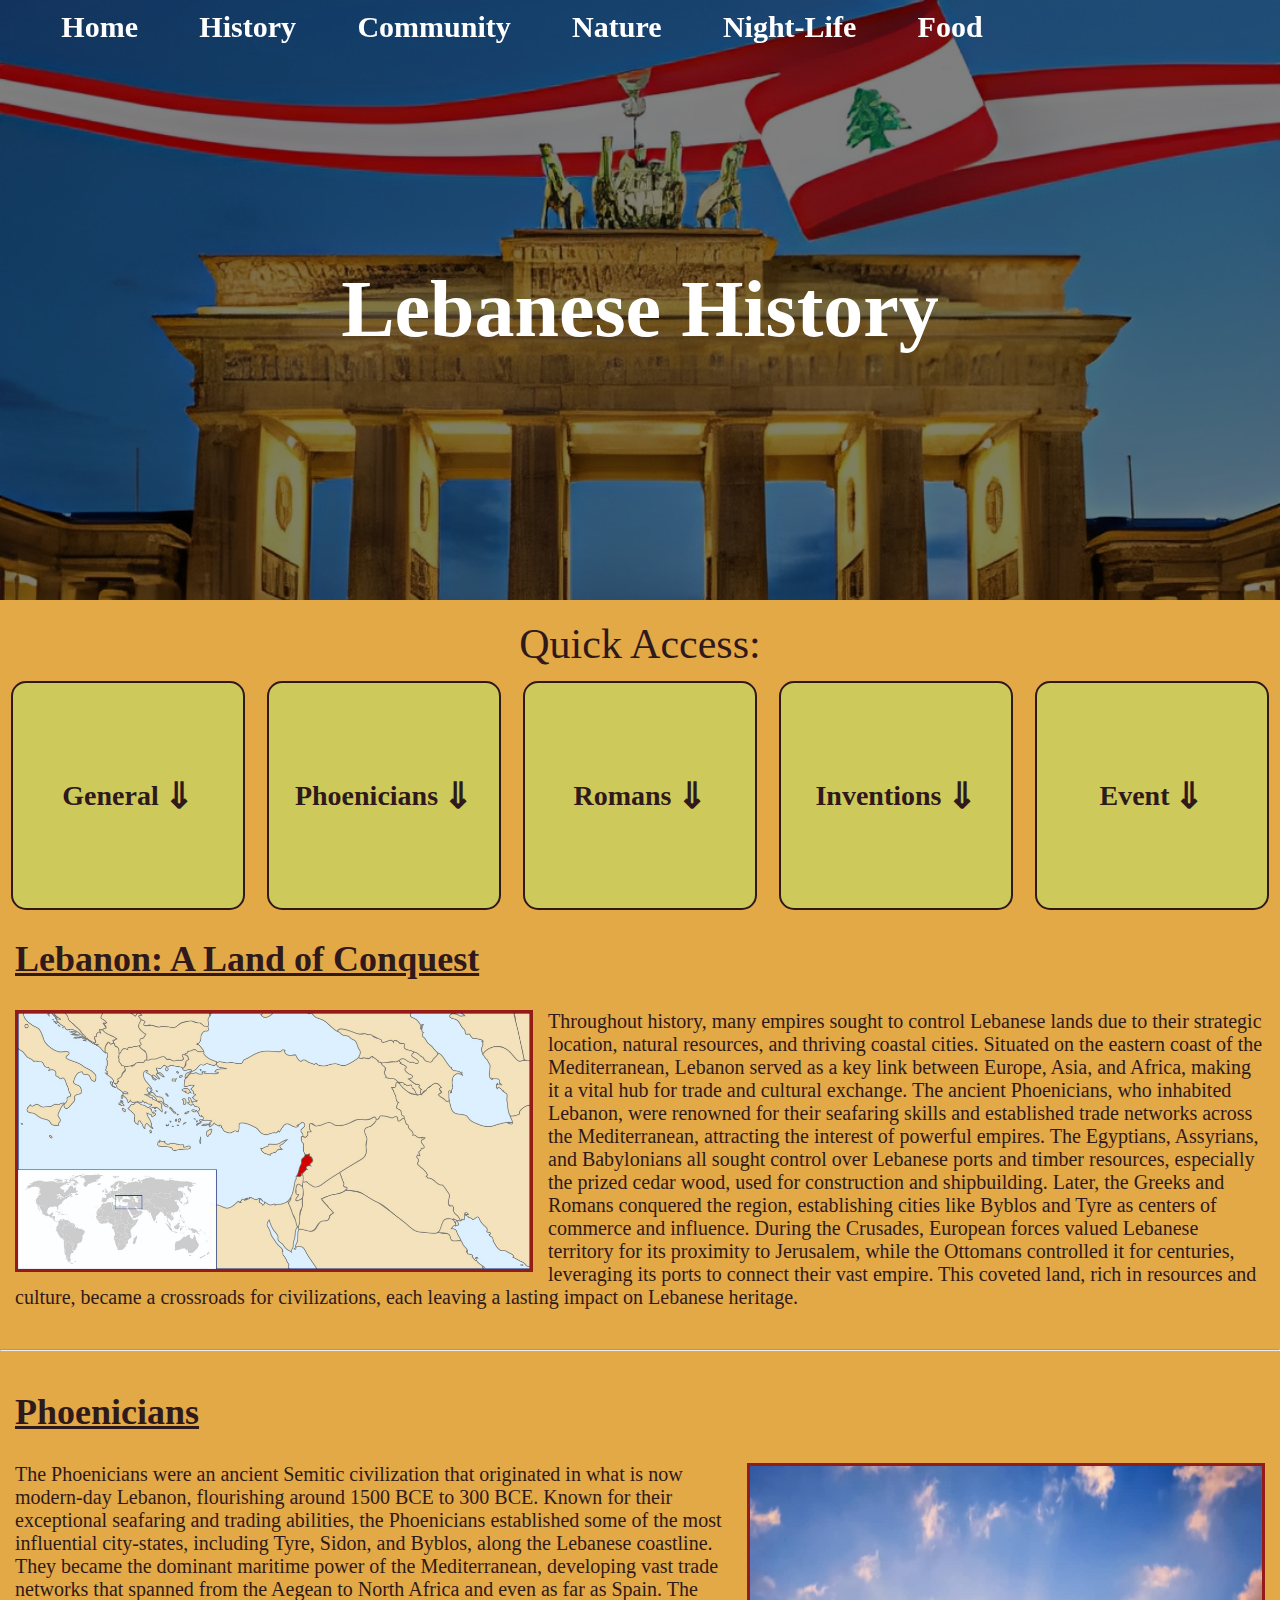
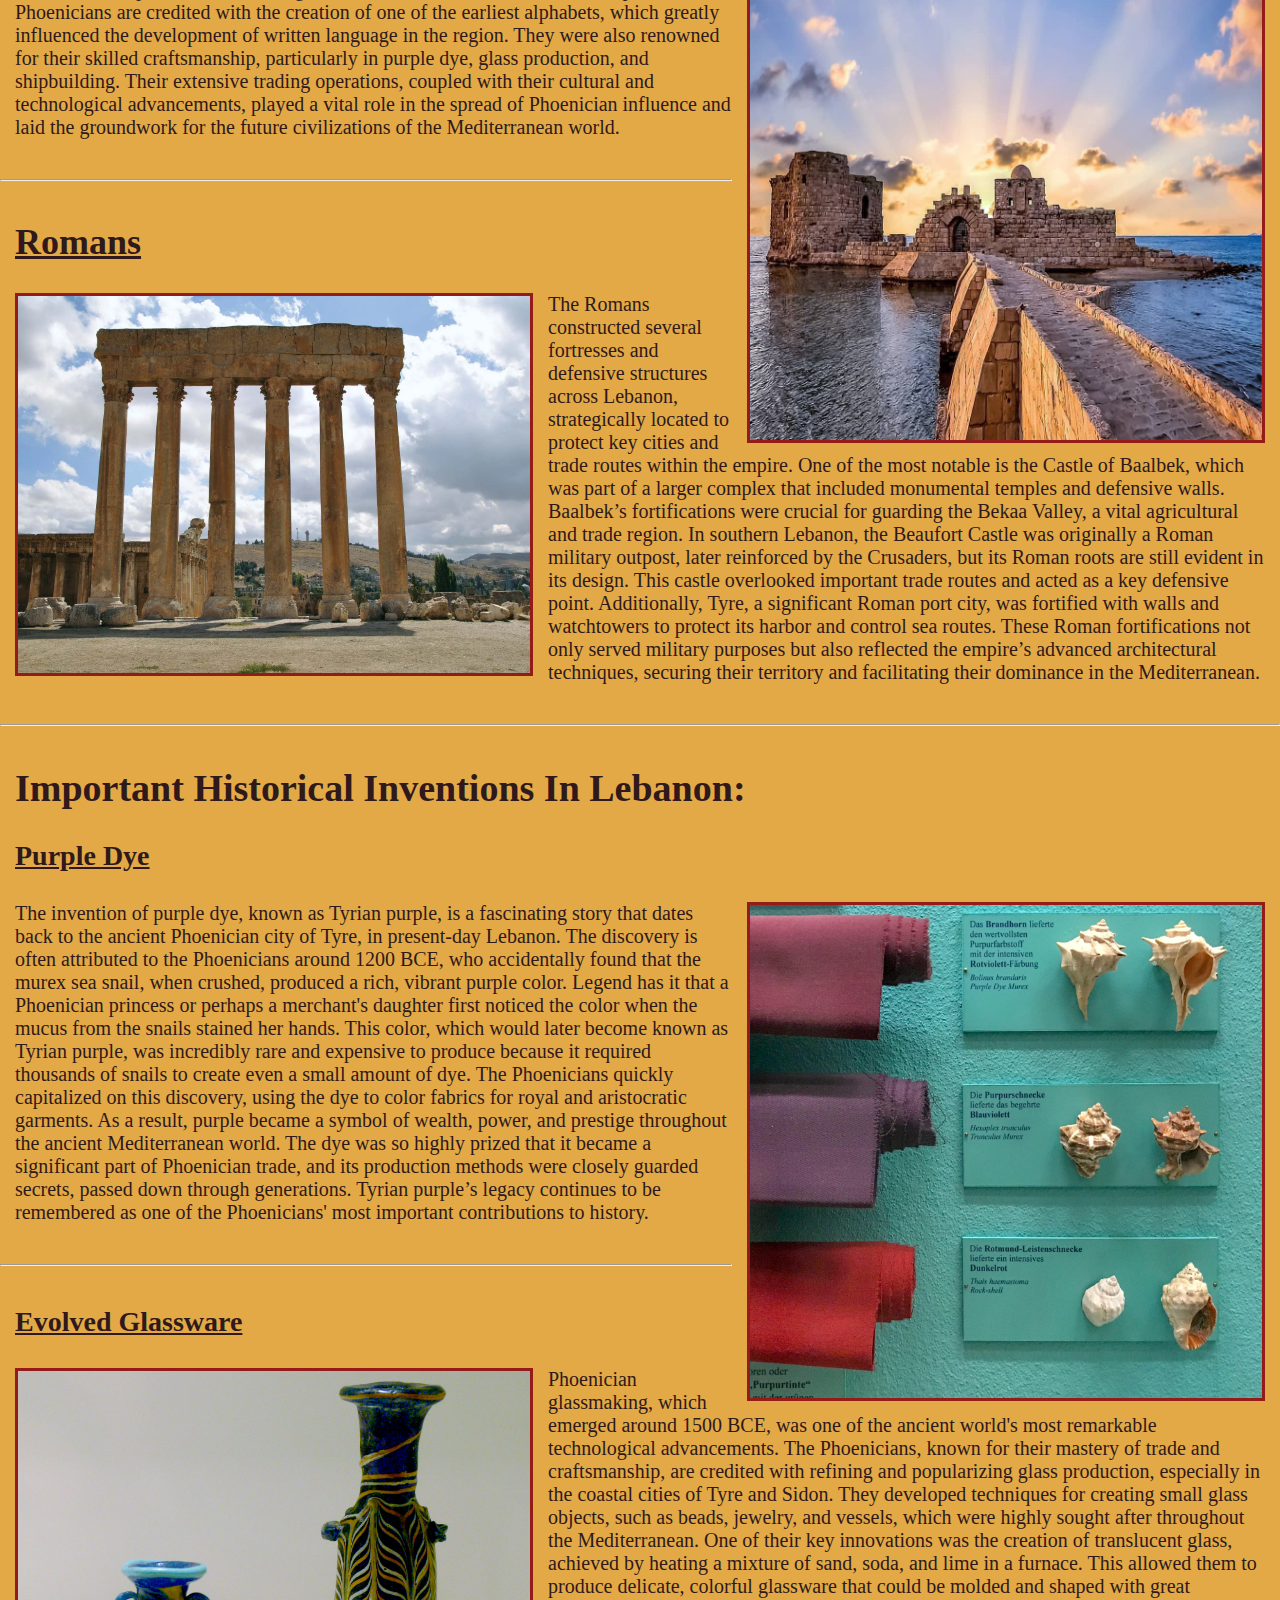
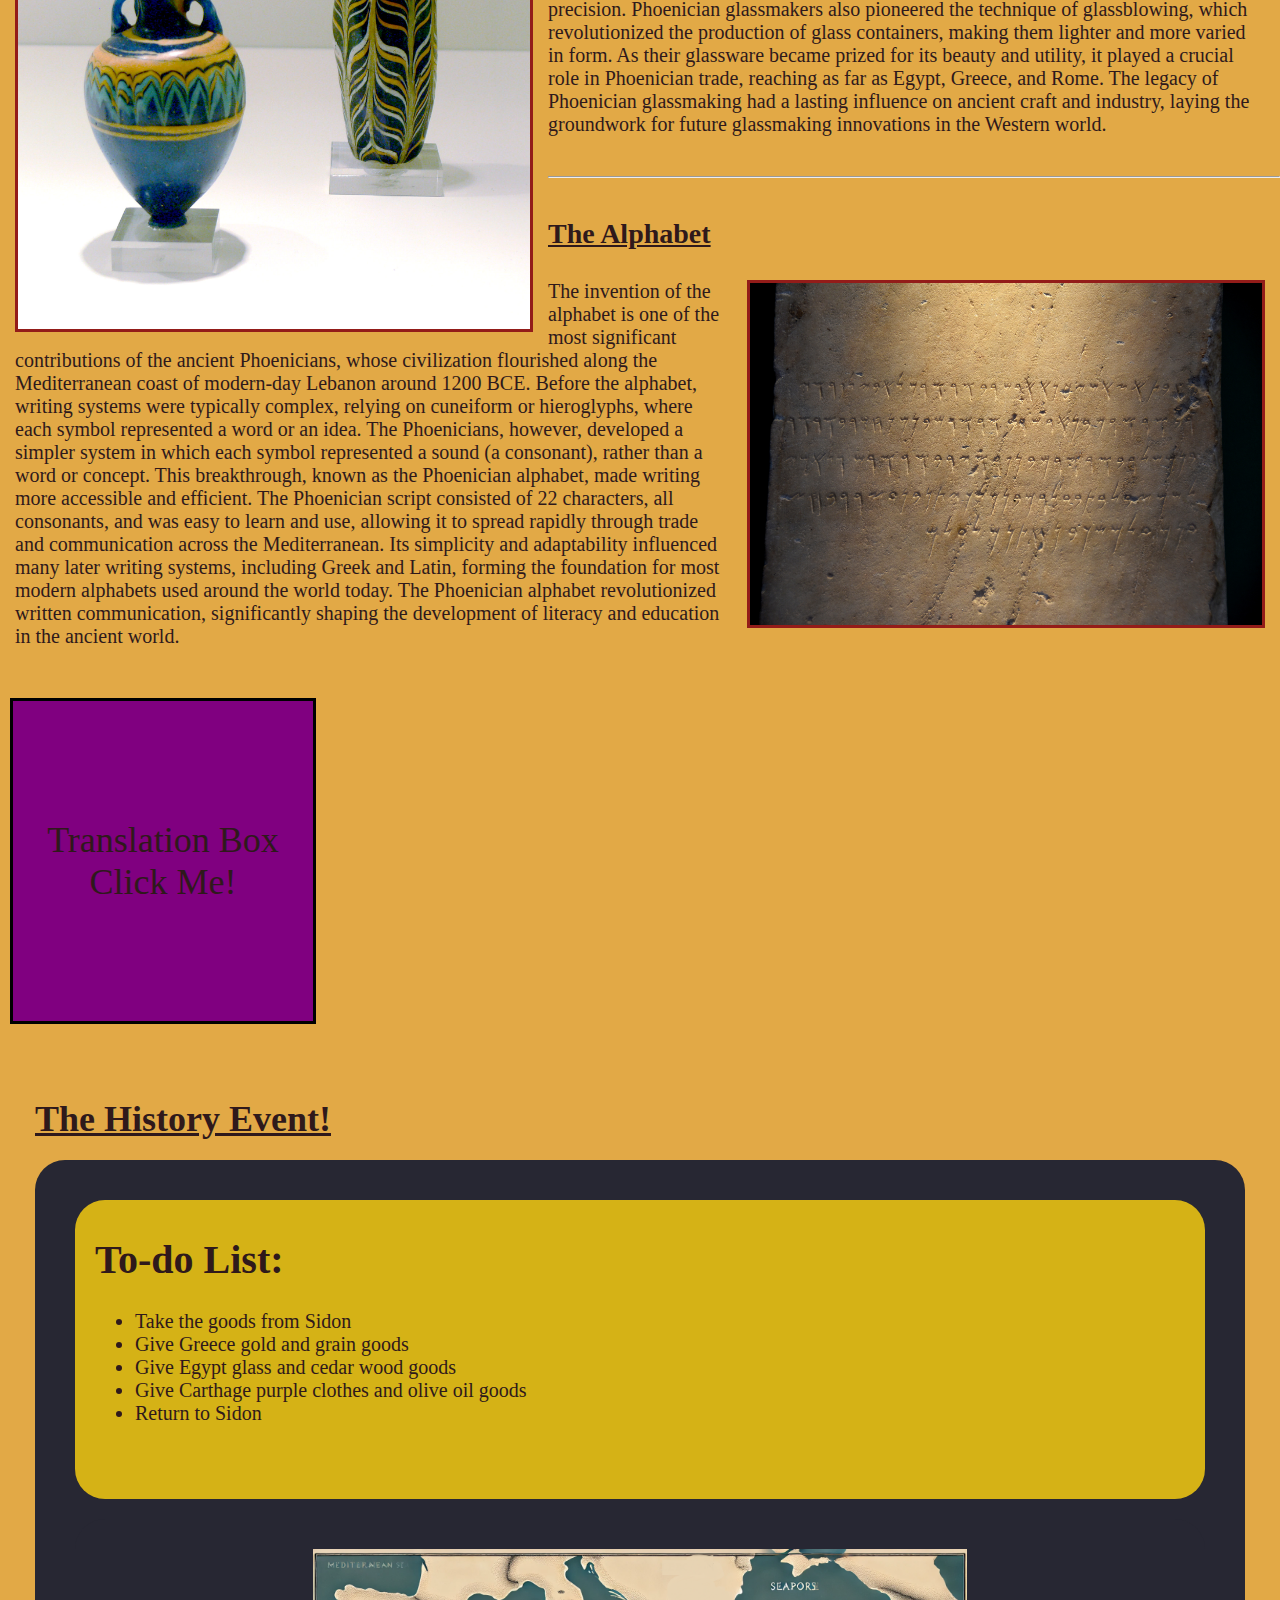
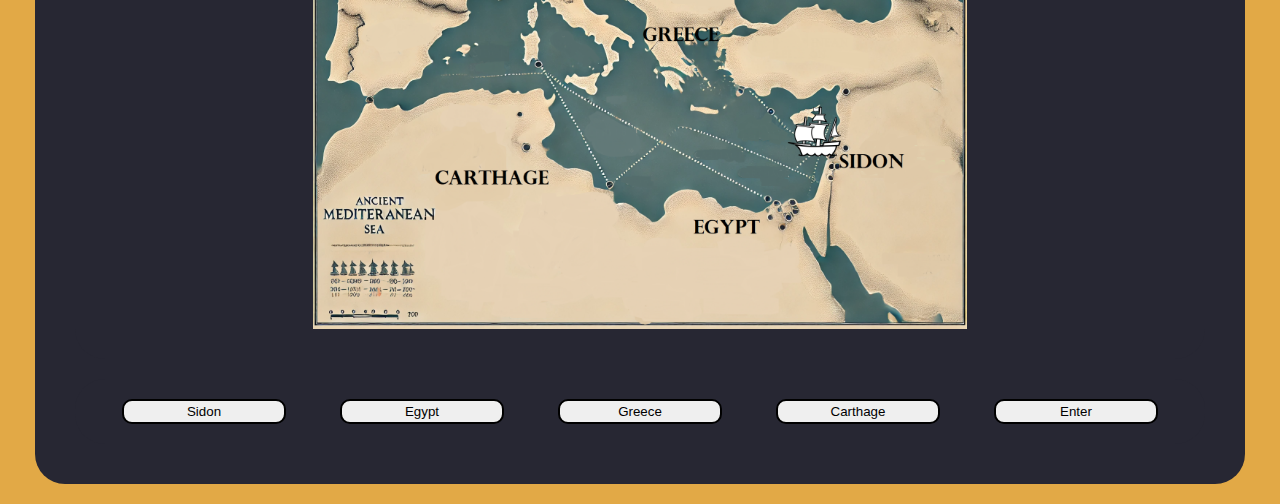
<file: history.html>
<!DOCTYPE html>
<html lang="en">
<head>
    <meta charset="UTF-8">
    <meta name="viewport" content="width=device-width, initial-scale=1.0">
    <title>Document</title>
    <link rel="stylesheet" href="style.css">
    <title>History</title>
</head>
<body>
    <div id="preloader"></div>

    <style>
    
    body {
    background-color: #E2A946;
    color: #2F191B;
    }

    </style>


    <div class="navbar">
        <a href="index.html" class="nav_bar_button_history"><span>Home</span></a>
        <span class="nav_bar_button_history">History</span>
        <a href="community.html" class="nav_bar_button_history"><span>Community</span></a>
        <a href="nature.html" class="nav_bar_button_history"><span>Nature</span></a>
        <a href="night_life.html" class="nav_bar_button_history"><span>Night-Life</span></a>
        <a href="food.html" class="nav_bar_button_history"><span>Food</span></a>
    </div>
    
    <div class="title_home" style="background-image: url(images/history_title_image.jpeg);">
    </div>
    <div class="title_overlay">
        <h1 class="title" style="top: 210px;">Lebanese History</h1>
    </div>
    <article style="margin: 20px 0px;">
        <section id="table_of_contents_title">Quick Access:</section>
        <section id="table_of_contents" >
            <a class="table_of_contents_element_history" href="#general_history"><span style="margin-right: 5px;">General</span> <span style="font-size: 36px;"> &dArr;</span></a>
            <a class="table_of_contents_element_history" href="#phoenicians"><span style="margin-right: 5px;">Phoenicians</span> <span style="font-size: 36px;"> &dArr;</span></a>
            <a class="table_of_contents_element_history" href="#romans"><span style="margin-right: 5px;">Romans</span> <span style="font-size: 36px;"> &dArr;</span></a>
            <a class="table_of_contents_element_history" href="#inventions"><span style="margin-right: 5px;">Inventions</span> <span style="font-size: 36px;"> &dArr;</span></a>
            <a class="table_of_contents_element_history" href="#history_event"><span style="margin-right: 5px;">Event</span> <span style="font-size: 36px;"> &dArr;</span></a>
        </section>
    </article>
    <article>
        <section class="history_fact" id="general_history">
            <h2>Lebanon: A Land of Conquest</h2>
            <img src="images/lebanon_world_map.jpg" style="float: left;">
            <p>Throughout history, many empires sought to control Lebanese lands due to their strategic location, natural resources, and thriving coastal cities. Situated on the eastern coast of the Mediterranean, Lebanon served as a key link between Europe, Asia, and Africa, making it a vital hub for trade and cultural exchange. The ancient Phoenicians, who inhabited Lebanon, were renowned for their seafaring skills and established trade networks across the Mediterranean, attracting the interest of powerful empires. The Egyptians, Assyrians, and Babylonians all sought control over Lebanese ports and timber resources, especially the prized cedar wood, used for construction and shipbuilding. Later, the Greeks and Romans conquered the region, establishing cities like Byblos and Tyre as centers of commerce and influence. During the Crusades, European forces valued Lebanese territory for its proximity to Jerusalem, while the Ottomans controlled it for centuries, leveraging its ports to connect their vast empire. This coveted land, rich in resources and culture, became a crossroads for civilizations, each leaving a lasting impact on Lebanese heritage.</p>
            <hr>
        </section>
        <section class="history_fact" id="phoenicians">
            <h2>Phoenicians</h2>
            <img src="images/saida_castle.jpg">
            <p>The Phoenicians were an ancient Semitic civilization that originated in what is now modern-day Lebanon, flourishing around 1500 BCE to 300 BCE. Known for their exceptional seafaring and trading abilities, the Phoenicians established some of the most influential city-states, including Tyre, Sidon, and Byblos, along the Lebanese coastline. They became the dominant maritime power of the Mediterranean, developing vast trade networks that spanned from the Aegean to North Africa and even as far as Spain. The Phoenicians are credited with the creation of one of the earliest alphabets, which greatly influenced the development of written language in the region. They were also renowned for their skilled craftsmanship, particularly in purple dye, glass production, and shipbuilding. Their extensive trading operations, coupled with their cultural and technological advancements, played a vital role in the spread of Phoenician influence and laid the groundwork for the future civilizations of the Mediterranean world.</p>
            <hr>
        </section>
        <section class="history_fact" id="romans">
            <h2>Romans</h2>
            <img src="images/baalbak_castle.webp" style="float: left;">
            <p>The Romans constructed several fortresses and defensive structures across Lebanon, strategically located to protect key cities and trade routes within the empire. One of the most notable is the Castle of Baalbek, which was part of a larger complex that included monumental temples and defensive walls. Baalbek’s fortifications were crucial for guarding the Bekaa Valley, a vital agricultural and trade region. In southern Lebanon, the Beaufort Castle was originally a Roman military outpost, later reinforced by the Crusaders, but its Roman roots are still evident in its design. This castle overlooked important trade routes and acted as a key defensive point. Additionally, Tyre, a significant Roman port city, was fortified with walls and watchtowers to protect its harbor and control sea routes. These Roman fortifications not only served military purposes but also reflected the empire’s advanced architectural techniques, securing their territory and facilitating their dominance in the Mediterranean.</p>
            <hr>
        </section>
        
    </article>

    <article id="inventions">
        <h2 style="font-size: 38px;margin: 30px 15px;">Important Historical Inventions In Lebanon:</h2>
        <section class="history_invention">
            <h3>Purple Dye</h3>
            <img src="images/purple_dye.jpg" alt="Image of purple dye">
            <p>The invention of purple dye, known as Tyrian purple, is a fascinating story that dates back to the ancient Phoenician city of Tyre, in present-day Lebanon. The discovery is often attributed to the Phoenicians around 1200 BCE, who accidentally found that the murex sea snail, when crushed, produced a rich, vibrant purple color. Legend has it that a Phoenician princess or perhaps a merchant's daughter first noticed the color when the mucus from the snails stained her hands. This color, which would later become known as Tyrian purple, was incredibly rare and expensive to produce because it required thousands of snails to create even a small amount of dye. The Phoenicians quickly capitalized on this discovery, using the dye to color fabrics for royal and aristocratic garments. As a result, purple became a symbol of wealth, power, and prestige throughout the ancient Mediterranean world. The dye was so highly prized that it became a significant part of Phoenician trade, and its production methods were closely guarded secrets, passed down through generations. Tyrian purple’s legacy continues to be remembered as one of the Phoenicians' most important contributions to history.</p>
            <hr>
        </section>
        <section class="history_invention">
            <h3>Evolved Glassware</h3>
            <img src="images/glass_making.jpg" alt="Image of glass making" style="float: left;">
            <p>Phoenician glassmaking, which emerged around 1500 BCE, was one of the ancient world's most remarkable technological advancements. The Phoenicians, known for their mastery of trade and craftsmanship, are credited with refining and popularizing glass production, especially in the coastal cities of Tyre and Sidon. They developed techniques for creating small glass objects, such as beads, jewelry, and vessels, which were highly sought after throughout the Mediterranean. One of their key innovations was the creation of translucent glass, achieved by heating a mixture of sand, soda, and lime in a furnace. This allowed them to produce delicate, colorful glassware that could be molded and shaped with great precision. Phoenician glassmakers also pioneered the technique of glassblowing, which revolutionized the production of glass containers, making them lighter and more varied in form. As their glassware became prized for its beauty and utility, it played a crucial role in Phoenician trade, reaching as far as Egypt, Greece, and Rome. The legacy of Phoenician glassmaking had a lasting influence on ancient craft and industry, laying the groundwork for future glassmaking innovations in the Western world.</p>
            <hr>
        </section>
        <section class="history_invention">
            <h3>The Alphabet </h3>
            <img src="images/alphabet.jpg" alt="Image of alphabet ingraven on a cave wall" style="float: right;">
            <p>The invention of the alphabet is one of the most significant contributions of the ancient Phoenicians, whose civilization flourished along the Mediterranean coast of modern-day Lebanon around 1200 BCE. Before the alphabet, writing systems were typically complex, relying on cuneiform or hieroglyphs, where each symbol represented a word or an idea. The Phoenicians, however, developed a simpler system in which each symbol represented a sound (a consonant), rather than a word or concept. This breakthrough, known as the Phoenician alphabet, made writing more accessible and efficient. The Phoenician script consisted of 22 characters, all consonants, and was easy to learn and use, allowing it to spread rapidly through trade and communication across the Mediterranean. Its simplicity and adaptability influenced many later writing systems, including Greek and Latin, forming the foundation for most modern alphabets used around the world today. The Phoenician alphabet revolutionized written communication, significantly shaping the development of literacy and education in the ancient world.</p>    
        </section>

    </article>
    
    
    <article id="translation_section" class="spread_translations">
        <div id="arabic"class="translation_container" style="background-color: #008000;">
            <div class="translation_naming">Arabic</div>
            <div class="translation_container_content ">
                <div>Aleph (𐤀) - أ <br>
                    Beth (𐤁) - ب <br>
                    Gimel (𐤂) - ج <br>
                    Daleth (𐤃) - د <br>
                    He (𐤄) - هـ <br>
                    Vav (𐤅) - و <br>
                    Zayin (𐤆) - ز <br>
                    Heth (𐤇) - ح <br>
                    Teth (𐤈) - ط <br>
                    Yodh (𐤉) - ي <br>
                    Kaph (𐤊) - ك <br>
                </div>
                <div>Lamedh (𐤋) - ل <br>
                    Mem (𐤌) - م <br>
                    Nun (𐤍) - ن <br>
                    Samekh (𐤎) - س <br>
                    Ayin (𐤏) - ع <br>
                    Pe (𐤐) - ف <br>
                    Tsade (𐤑) - ص <br>
                    Qoph (𐤒) - ق <br>
                    Resh (𐤓) - ر <br>
                    Shin (𐤔) - ش <br>
                    Taw (𐤕) - ت <br>
                </div>
            </div>
        </div>

        <div id="english"  class="translation_container" style="background-color: #ffffff;">
            <div class="translation_naming">English</div>
            <div class="translation_container_content ">
                <div>Aleph (𐤀) - A <br> Beth (𐤁) - B <br> Gimel (𐤂) - G <br> Daleth (𐤃) - D <br> He (𐤄) - H <br> Vav (𐤅) - W <br> Zayin (𐤆) - Z <br> Heth (𐤇) - Ḥ <br> Teth (𐤈) - Ṭ <br> Yodh (𐤉) - Y <br> Kaph (𐤊) - K 
                </div>
                <div> Lamedh (𐤋) - L <br> Mem (𐤌) - M <br> Nun (𐤍) - N <br> Samekh (𐤎) - S <br> Ayin (𐤏) - ʿ <br> Pe (𐤐) - P <br> Tsade (𐤑) - Ṣ <br> Qoph (𐤒) - Q <br> Resh (𐤓) - R <br> Shin (𐤔) - Sh <br> Taw (𐤕) - T <br>
                </div>
            </div>
        </div>
        <div id="french" class="translation_container" style="background-color: #ff0000;">
            <div class="translation_naming">French</div>
            <div class="translation_container_content ">
                <div>Aleph (𐤀) - A <br> Beth (𐤁) - B <br> Gimel (𐤂) - G <br> Daleth (𐤃) - D <br> He (𐤄) - H <br> Vav (𐤅) - W <br> Zayin (𐤆) - Z <br> Heth (𐤇) - Ḥ <br> Teth (𐤈) - Ṭ <br> Yodh (𐤉) - Y <br> 
                </div>
                <div>Mem (𐤌) - M <br> Nun (𐤍) - N <br> Samekh (𐤎) - S <br> Ayin (𐤏) - ʿ <br> Pe (𐤐) - P <br> Tsade (𐤑) - Ṣ <br> Qoph (𐤒) - Q <br> Resh (𐤓) - R <br> Shin (𐤔) - Ch <br> Taw (𐤕) - T <br>
                </div>
            </div>
        </div>
        <div class="translation_container" style="background-color: #800080;  z-index: 4; font-size: 36px" onclick="spread_translations()">Translation Box<br>
            <span style="font-family: ink free;">Click Me!</span>
        </div>
    </article>
    
    <article class="history_event" style="margin-top: 400px;" id="history_event">
        <h2>The History Event!</h2>
        <div>
            <div id="todo_list_history">
                <h1>To-do List:</h1>
                <ul>
                    
                    <li id="sidon_task">Take the goods from Sidon</li>
                    <li id="greek_task">Give Greece gold and grain goods</li>
                    <li id="egypt_task">Give Egypt glass and cedar wood goods</li>
                    <li id="carthage_task">Give Carthage purple clothes and olive oil goods</li>
                    <li id="return_task">Return to Sidon</li>
                </ul>
            </div>
            <div id="history_event_display">
                <img id="map" src="images/old_map.PNG" alt="old map picture">
                <img id="ship" src="images/ship.png" alt="small sailing ship">
            </div>
            <div id="history_event_controls">
                <button class="control_button_history" onclick="ship_goto('sidon')">Sidon</button>
                <button class="control_button_history" onclick="ship_goto('egypt')">Egypt</button>
                <button class="control_button_history" onclick="ship_goto('greece')">Greece</button>
                <button class="control_button_history" onclick="ship_goto('carthage')">Carthage</button>
                <button class="control_button_history" onclick="enter_location()">Enter</button>
            </div>
            
        </div>
    </article>

    <script src="script.js"></script>
    

</body>
</html>
</file>
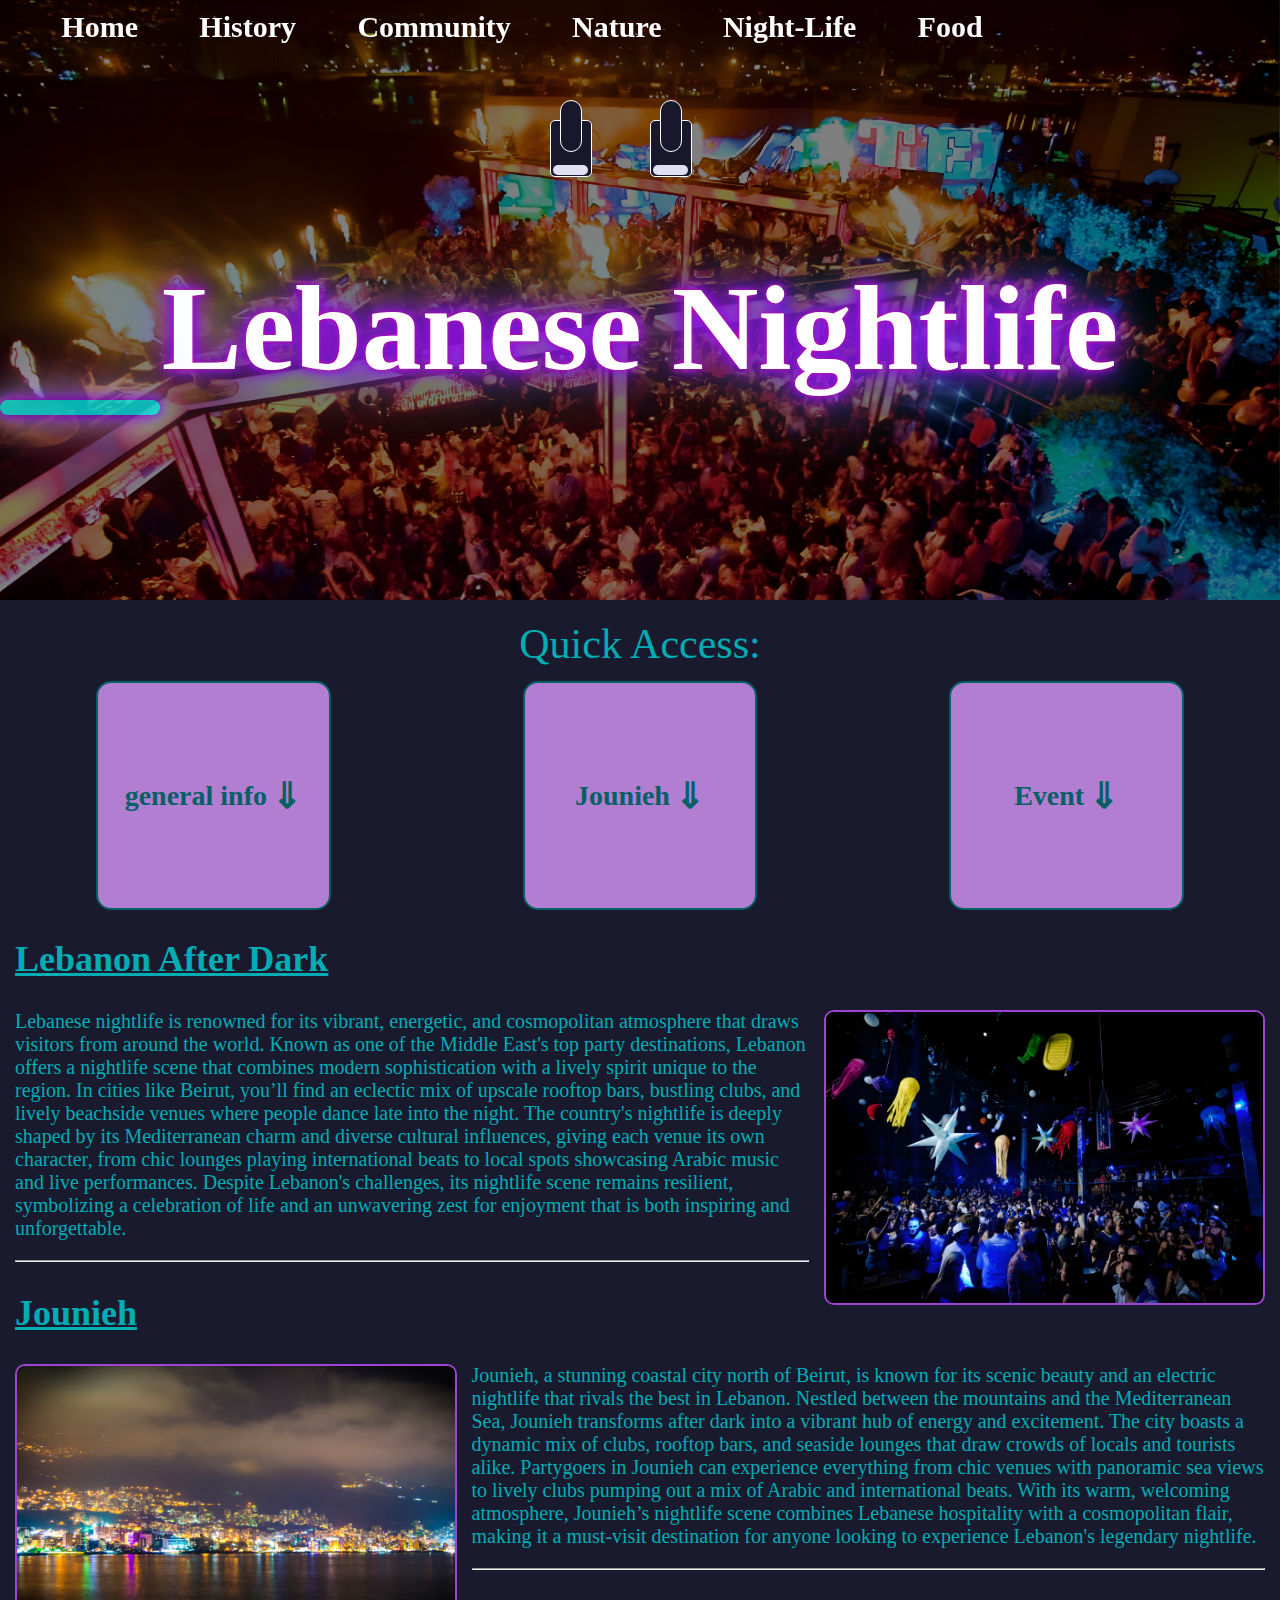
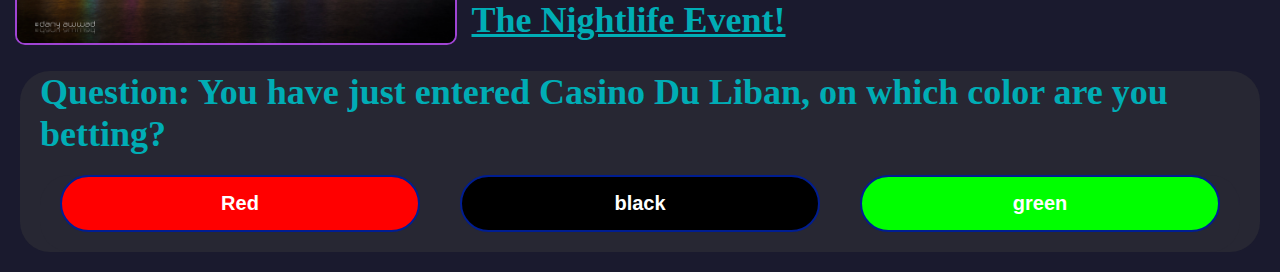
<file: night_life.html>
<!DOCTYPE html>
<html lang="en">
<head>
    <meta charset="UTF-8">
    <meta name="viewport" content="width=device-width, initial-scale=1.0">
    <title>Document</title>
    <link rel="stylesheet" href="style.css">
    <title>Night Life</title>
</head>
<body>
    <div id="preloader"></div>
    <style>
        body{
            background-color: #1A1A2E;
        }
    </style>
    <div class="navbar">
        <a href="index.html" class="nav_bar_button_nightlife"><span>Home</span></a>
        <a href="history.html" class="nav_bar_button_nightlife"><span>History</span></a>
        <a href="community.html" class="nav_bar_button_nightlife"><span>Community</span></a>
        <a href="nature.html" class="nav_bar_button_nightlife"><span>Nature</span></a>
        <span class="nav_bar_button_nightlife">Night-Life</span>
        <a href="food.html" class="nav_bar_button_nightlife"><span>Food</span></a>
    </div>

    <div class="title_home" style="background-image: url(images/nightlife_title_image.jpeg);">
    </div>
    <div class="title_overlay">
        <h1 class="title neon" style=" font-family: Brush Script MT; font-size: 120px;">Lebanese Nightlife</h1>
    </div>
    
   <div id="rotating_lights" style="position: absolute;
   top: 100px;
   left: 43%;">
    <div style="position: relative;
    top: 0px;
    left: 0px;">
        <div style="position: relative;
        width: 40px;">

        <div style="height: 50px;
        width: 20px;
        background-color: #18172c;
        border-style: solid;
        border-width: 1px;
        border-color: #ffffff;
        border-radius: 1000px;
        position: absolute;
        left: 24%;
        z-index: 2;">

        </div>
        <div id="rotating_thing1" style="position: absolute; 
        top: 20px;
        left: 0px;
        z-index: 1;">
            <div style="height: 55px;
                width: 40px;
                background-color: #18172c;
                border-style: solid;
                border-width: 1px;
                border-color: #ffffff;
                border-radius: 5px;
                position: relative;">
                <div style="height: 10px;
                width: 35px;
                background-color: #e0dff3;
                border-radius: 15px;
                position: absolute;
                top: 80%;
                left: 5%;">
            </div>
        </div>
            
        </div>
    </div>
    </div>



    <div style=" position: relative;
    margin-left: 100px;">
        <div style="position: relative;
        width: 40px;">

        <div style="height: 50px;
        width: 20px;
        background-color: #18172c;
        border-style: solid;
        border-width: 1px;
        border-color: #ffffff;
        border-radius: 1000px;
        position: absolute;
        left: 24%;
        z-index: 2;">

        </div>
        <div id="rotating_thing2" style="position: absolute; 
        top: 20px;
        left: 0px;
        z-index: 1;">
            <div style="height: 55px;
                width: 40px;
                background-color: #18172c;
                border-style: solid;
                border-width: 1px;
                border-color: #ffffff;
                border-radius: 5px;
                position: relative;">
                <div style="height: 10px;
                width: 35px;
                background-color: #e0dff3;
                border-radius: 15px;
                position: absolute;
                top: 80%;
                left: 5%;">
            </div>
        </div>
            
        </div>
    </div>
    </div>
   </div>
   <div class="light_beam1"></div>
   <div class="light_beam2"></div>

   <article style="margin: 20px 0px;">
        <section id="table_of_contents_title" style="color: #00ADB5;">Quick Access:</section>
        <section id="table_of_contents" >
            <a class="table_of_contents_element_night_life" href="#general_night_life"><span style="margin-right: 5px;">general info</span> <span style="font-size: 36px;"> &dArr;</span></a>
            <a class="table_of_contents_element_night_life" href="#jounieh"><span style="margin-right: 5px;">Jounieh</span> <span style="font-size: 36px;"> &dArr;</span></a>
            <a class="table_of_contents_element_night_life" href="#night_life_event"><span style="margin-right: 5px;">Event</span> <span style="font-size: 36px;"> &dArr;</span></a>

            
        </section>
    </article>
   <article>
        <section class="night_life_fact" id="general_night_life">
            <h2>Lebanon After Dark</h2>
            <img src="images/lebanese_nightlife_picture1.jpeg" alt="picture of a lebanese concert">
            <p>Lebanese nightlife is renowned for its vibrant, energetic, and cosmopolitan atmosphere that draws visitors from around the world. Known as one of the Middle East's top party destinations, Lebanon offers a nightlife scene that combines modern sophistication with a lively spirit unique to the region. In cities like Beirut, you’ll find an eclectic mix of upscale rooftop bars, bustling clubs, and lively beachside venues where people dance late into the night. The country's nightlife is deeply shaped by its Mediterranean charm and diverse cultural influences, giving each venue its own character, from chic lounges playing international beats to local spots showcasing Arabic music and live performances. Despite Lebanon's challenges, its nightlife scene remains resilient, symbolizing a celebration of life and an unwavering zest for enjoyment that is both inspiring and unforgettable.</p>
            <hr>
        </section>
        <section class="night_life_fact" id="jounieh">
            <h2>Jounieh</h2>
            <img src="images/jounieh_picture.jpeg" alt="picture of the city of jounieh" style="float: left; margin-right: 15px; margin-left: 0px;">
            <p>Jounieh, a stunning coastal city north of Beirut, is known for its scenic beauty and an electric nightlife that rivals the best in Lebanon. Nestled between the mountains and the Mediterranean Sea, Jounieh transforms after dark into a vibrant hub of energy and excitement. The city boasts a dynamic mix of clubs, rooftop bars, and seaside lounges that draw crowds of locals and tourists alike. Partygoers in Jounieh can experience everything from chic venues with panoramic sea views to lively clubs pumping out a mix of Arabic and international beats. With its warm, welcoming atmosphere, Jounieh’s nightlife scene combines Lebanese hospitality with a cosmopolitan flair, making it a must-visit destination for anyone looking to experience Lebanon's legendary nightlife.</p>
            <hr>
        </section>


   </article>


    <div class="night_life_event" id="night_life_event">
        <h2>The Nightlife Event!</h2>
        <div>
            <h3>Question: You have just entered Casino Du Liban, on which color are you betting?</h3>
            <div class="button_container" id="nightlife_answer">
                <button style="background-color: #ff0000;" onclick="finnish_event_nightlife()">Red</button>
                <button style="background-color: #000000;" onclick="finnish_event_nightlife()">black</button>
                <button style="background-color: #00ff00;" onclick="finnish_event_nightlife()">green</button>
            </div>
            
        </div>
    </div>
    <script src="script.js"></script>
</body>
</html>
</file>
<file: style.css>
body {
    font-family: verdana;
    margin: 0;
    background-color: #FFFFC7;
    color: #473335;
}


#preloader {
    background: #000000 url("images/amalie-steiness.gif") no-repeat center center;
    height: 100%;
    width: 100%;
    position: fixed;
    z-index: 100;
}


.navbar {
    position: fixed;
    top: 0;
    left: 0;
    display: flex;
    align-items: center;
    width: 80%;
    justify-content: space-evenly;
    margin-left: 10px;
    margin-top: 10px;
    z-index: 1000;
}
.nav_bar_button_home {
    color: rgb(255, 255, 255);
    font-size: 30px;
    font-weight: 700;
    text-decoration: none;
    margin-right: 10px;
    margin-left: 10px;
    transition: 0.3s;                       
}
.nav_bar_button_home:hover {
    margin-right: 25px;
    margin-left: 25px;
    text-decoration: underline;
    color:#B0413E;
    cursor: pointer;
}
.title_home {
    background-image: url(images/beirut_skyline2.jpeg);
    background-size: cover;
    background-repeat: no-repeat;
    height: 600px;
    opacity: 1.5;
    margin: 0;
    padding: 0;
    
}
.title {
    text-align: center;
    position: relative;
    top: 180px;
}

h1.title {
    font-size: 80px;
    font-weight: 900;
}
h2.title {
    font-size: 36px;

}
.title_overlay {
    position: absolute;
    top: 0;
    left: 0;
    height: 600px;
    width: 100%;
    color: white;
    background-color: rgba(0, 0, 0, 0.502);
    z-index: 1;
}
.breif {
    margin: 20px 20px;
}
.breif h2{
    font-size: 36px;
    text-decoration: underline;
}
.breif img{
    width: 40%;
    float: right;
    margin-left: 10px;
    margin-right: 10px;
    border-style: solid;
    border-width: 3px;
    border-radius: 15px;
    border-color: #B0413E;
}
.breif p{
    font-size: 24px;
}
.breif hr{
    color: #473335;
    margin: 80px 0px;
}
.breif a button{

    padding: 10px 15px;
    background-color: #E6E8E6;
    color: #473335;
    border-style: solid;
    border-width: 3px;
    border-radius: 10px;
    border-color: #548687;
    margin: 5px 10px;
    margin-left: 15px;
    font-size: 24px;
    font-weight: 700;
    transition: 0.3s;
} 
.breif a button:hover{
    border-color: #473335;
    background-color: #548687;
    color: #E6E8E6;
    padding: 15px 25px;
    margin: 0px 0px;

}
.breif a button:active {
    border-color: #191919;
    background-color: #E6E8E6;
    color: #548687;
    padding: 5px 10px;
    margin: 15px 20px;
    margin-left: 15px;
}
#national_anthem {
    position: relative;
    display: flex;
    justify-content: flex-end;
    align-items: center;
    margin-right: 50px;
}
#inside {
    min-height: 550px;
    height: auto;
    width: 45%; 
    padding: 0px 10px;
    background-color: #CED0CE; 
    color: #473335;
    border-style: solid;
    border-color: #473335;
    position: relative; 
    font-size: 24px;
    line-height: 40px;
    text-align: center;
    z-index: 0; 
}
#middle {
    padding: 0px 10px;
    min-height: 550px;
    height: auto;
    width: 45%; 
    font-size: 24px;
    line-height: 40px;
    text-align: center;
    background-color: #CED0CE;
    color: #473335;
    border-style: solid;
    border-color: #473335;
    position: absolute; 
    top: 0;
    margin-right: 0px;
    transform-origin: 0;
    transition: 1s;
    z-index: 1;
}
#outside {
    min-height: 550px;
    height: auto;
    width: 45%;
    padding: 0px 10px; 
    font-size: 36px;
    text-align: center;
    background-color: #CED0CE;
    color: #473335;
    border-style: solid;
    border-color: #473335;
    position: absolute; 
    top: 0;
    margin-right: 0px;
    transform-origin: 0;
    transition: 1s;
    z-index: 2;
    display: flex;
    flex-direction: column;
    align-items: center;
    justify-content: space-evenly;
}
#national_anthem img{
    width: 450px;
    margin: 50px 0px;
}
.open_up {
    transform: rotateY(180deg);
}

















.nav_bar_button_history {
    color: white;
    font-size: 30px;
    font-weight: 700;
    text-decoration: none;
    margin-right: 10px;
    margin-left: 10px;
    transition: 0.3s;                       
}
.nav_bar_button_history:hover {
    margin-right: 25px;
    margin-left: 25px;
    text-decoration: underline;
    color:#931C19;
    cursor: pointer;

}


.history_fact h2{
    font-size: 36px;
    text-decoration: underline;
    margin: 30px 15px;
}
.history_fact img{
    width: 40%;
    margin: 0px 15px;
    float: right;
    border-style: solid;
    border-width: 3px;
    border-color: #931C19;
    border-radius: 0px;
}

.history_fact p{
    font-size: 20px;
    margin: 0px 15px;
}

.history_fact hr{
    color: #2F191B;
    margin: 40px 0px;
}

.history_invention h3{
    font-size: 28px;
    text-decoration: underline;
    margin: 30px 15px;
}
.history_invention img{
    width: 40%;
    margin: 0px 15px;
    float: right;
    border-style: solid;
    border-width: 3px;
    border-color: #931C19;
    border-radius: 0px;
}

.history_invention p{
    font-size: 20px;
    margin: 0px 15px;
}

.history_invention hr{
    color: #2F191B;
    margin: 40px 0px;
}


#translation_section {
    position: relative;
    margin-top: 50px;
    margin-left: 10px;
}
.translation_container_content {
    display: flex;
    align-items: center;
    justify-content: space-between;
    padding: 10px 20px;
}
.arabic {
    background-color: #5e6737;
}
.english {
    background-color: #df5403;
}
.french {
    background-color: #001d91;
}
.translation_container {
    width: 300px;
    height: 320px;
    display: flex;
    flex-direction: column;
    justify-content: center;
    align-items: center;
    position: absolute;
    top: 0px;
    left: 0px;
    transition: 1.5s;
    border-style: solid;
    border-color: black;
}
.translation_naming {
    width: 300px;
    margin-left: 20px;
    font-size: 20px;
    font-weight: 600;
    padding-left:20px;
    padding-right:20px;
}
.spread_translations{
    display: flex;
    align-items: center;
    justify-content: space-around;
}
.open_arabic{
    left: 25%;
}
.open_english{
    left: 50%;
}
.open_french{
    left: 75%;
}




.nav_bar_button_nightlife {
    color: white;
    font-size: 30px;
    font-weight: 700;
    text-decoration: none;
    margin-right: 10px;
    margin-left: 10px;
    transition: 0.3s;                       
}
.nav_bar_button_nightlife:hover {
    margin-right: 25px;
    margin-left: 25px;
    text-decoration: underline;
    color:#e100ff;
    cursor: pointer;

}

.neon {
    color: #ffffff;
    text-shadow:
    0 0 7px #ff008c,
    0 0 10px #0033ff,
    0 0 21px #aa00ff,
    0 0 42px #c800ff,
    0 0 82px rgb(0, 221, 255);
    
}


#rotating_thing2 {
    animation: move_lights2;
    animation-duration: 5s;
    animation-iteration-count: infinite;
    animation-timing-function: ease-in-out;
}



.light_beam1 {
    width: 160px; 
    height: 15px; 
    background-color: #00ffff; 
    border-radius: 1000px; 
    position: absolute;
    top: 400px;
    z-index: 2;
    box-shadow:
    0 0 17px #ff00bf,
    0 0 10px #0033ff,
    0 0 11px #aa00ff,
    0 0 12px #008cff,
    0 0 182px #00ddff,
    0 0 77px #ff00bf,
    0 0 10px #ffffff,
    0 0 41px #ffffff,
    0 0 22px #008cff,
    0 0 42px #ffffff;
    opacity: 0.7;
    animation-name: move_light_beam1;
    animation-duration: 5s;
    animation-iteration-count: infinite;
    animation-timing-function: ease-in-out;
}















#rotating_thing1 {
    animation: move_lights1;
    animation-duration: 5s;
    animation-iteration-count: infinite;
    animation-timing-function: ease-in-out;
}

.light_beam2 {
    height: 15px; 
    background-color: rgb(255, 0, 149); 
    border-radius: 1000px; 
    position: absolute;
    top: 400px;
    z-index: 2;
    box-shadow:
    0 0 17px #00c8ff,
    0 0 110px #0033ff,
    0 0 121px #aa00ff,
    0 0 142px #d400ff,
    0 0 182px #0077ff,
    0 0 77px #ff00bf,
    0 0 10px #ffffff,
    0 0 41px #ffffff,
    0 0 22px #008cff,
    0 0 42px #ffffff;
    opacity: 0.7;
    animation-name: move_light_beam2;
    animation-duration: 5s;
    animation-iteration-count: infinite;
    animation-timing-function: ease-in-out;
}
@keyframes move_light_beam2{
    0%{
        left: 30%;
        width: 160px;  
    }
    30%{
        left: 47%;
        width: 160px;
    }
    60%{
        left: 57%;
        width: 200px;
    }
    75%{
        left: 35%;
        width: 140px; 
    }
    90%{
        left: 17%;
        width: 220px;
    }
    100%{
        left: 30%;
        width: 160px; 
    }
}
@keyframes move_light_beam1{
    0%{
        left: 63%;
        width: 200px;
    }
    30%{
        left: 40%;
        width: 170px; 
    }
    50%{
        left: 20%;
        width: 225px;
    }
    70%{
        left: 48%;
        width: 160px; 
    }
    100%{
        left: 63%;
        width: 200px;
    }
}


@keyframes move_lights1{
    0%{
        transform: rotateZ(20deg);
    }
    30%{
        transform: rotateZ(-25deg);
    }
    60%{
        transform: rotateZ(-40deg);
    }
    75%{
        transform: rotateZ(10deg);
    }
    90%{
        transform: rotateZ(40deg);
    }
    100%{
        transform: rotateZ(20deg);
    }
}

@keyframes move_lights2{
    0%{
        transform: rotateZ(-40deg);
    }
    30%{
        transform: rotateZ(15deg);
    }
    50%{
        transform: rotateZ(40deg);
    }
    70%{
        transform: rotateZ(-10deg);
    }
    100%{
        transform: rotateZ(-40deg);
    }
}






.night_life_fact {
    color: #00ADB5;
    margin: 15px 15px;
}


.night_life_fact h2{
    font-size: 36px;
    text-decoration: underline;
}


.night_life_fact img{
    width: 35%;
    float: right;
    margin-left: 15px;
    border-style: solid;
    border-width: 2px;
    border-color: #9F44D3;
    border-radius: 10px;

}
.night_life_fact p{
    font-size: 20px;
    
}
.night_life_fact hr{
    color: #9F44D3;
}
.night_life_event h2{
    color: #00ADB5;
    font-size: 36px;
    text-decoration: underline;
}
.night_life_event div{
    margin: 20px;
    border-style: none;
    border-radius: 30px;
    background-color: #272733;

}
.night_life_event div h3{
    margin: 20px;
    color: #00ADB5;
    font-size: 36px;
}
.button_container{
    display: flex;
    justify-content: space-around;
    align-items: center;
}
.button_container button{
    font-weight: 600;
    margin: 20px;
    margin-top: 0px;
    padding: 15px;
    display: block;
    font-size: 20px;
    border-style: solid;
    border-width: 2px;
    border-radius: 1000px;
    border-color: #001d91;
    width: 33%;
    color: #ffffff;
    background-color: #6c7c7d;
}



.home_event {
    margin: 20px 15px;
}

.home_event h2{
    margin: 20px;
    font-size: 36px;
    text-decoration: underline;
}

.home_event p{
    font-size: 20px;
    margin: 20px;
}
.home_event div h3{
    margin: 20px;
    font-size: 28px;
    color: #b5a495;
}
.home_event div{
    padding: 20px;
}
.home_event div p{
    margin: 20px;
    font-size: 18px;
    
}
.home_event div{
    margin: 20px;
    border-style: none;
    border-radius: 30px;
    background-color: #272733;
}
















.history_event {
    margin: 20px 15px;
}

.history_event h2{
    margin: 20px;
    font-size: 36px;
    text-decoration: underline;
}

.history_event p{
    font-size: 20px;
    margin: 20px;
}
.history_event div h3{
    margin: 20px;
    font-size: 28px;
    color: #b5a495;
}

.history_event div p{
    margin: 20px;
    font-size: 18px;
    
}
.history_event div{
    padding: 20px;
    margin: 20px;
    border-style: none;
    border-radius: 30px;
    background-color: #272733;
}













.nav_bar_button_nature {
    color: white;
    font-size: 30px;
    font-weight: 700;
    text-decoration: none;
    margin-right: 10px;
    margin-left: 10px;
    transition: 0.3s;                       
}
.nav_bar_button_nature:hover {
    margin-right: 25px;
    margin-left: 25px;
    text-decoration: underline;
    color:#00b500;
    cursor: pointer;
}
.title_nature{
    background-image: url(images/nature_title_image.webp);
    background-size: cover;
    background-repeat: no-repeat;
    height: 600px;
    opacity: 1.5;
    margin: 0;
    padding: 0;
    
}














.nature_event {
    margin: 20px 15px;
    width: 95%;
    height: 38%;


}

.nature_event h2{
    margin: 20px;
    font-size: 36px;
    text-decoration: underline;
}


.nature_event div h3{
    margin: 20px;
    font-size: 28px;
    color: #DCE0DD;
}

.nature_event div{
    padding: 20px;
    margin: 20px;
    border-style: none;
    border-radius: 30px;
    background-color: #272733;
}



.nature_game_container {
    background-image: url(images/cedar\ _trail1.webp);
    background-size: cover;
    background-repeat: no-repeat;
    background-position-y: center;
    height: 600px;
    position: relative;
}


.nature_game_container img{
    width: 100px;
    position: absolute;
    
}


.nature_fact {
    color: #DCE0DD;
    margin: 15px;
}

.nature_fact h2{
    font-size: 36px;
    text-decoration: underline;
}
.nature_fact img{
    width: 40%;
    float: right;
    margin-left: 15px;
    border: 2px solid #DCE0DD;
}
.nature_fact p{
    font-size: 18px;
}
.nature_fact hr{
    color: #DCE0DD;
}















.nav_bar_button_community {
    color: white;
    font-size: 30px;
    font-weight: 700;
    text-decoration: none;
    margin-right: 10px;
    margin-left: 10px;
    transition: 0.3s;                       
}
.nav_bar_button_community:hover {
    margin-right: 25px;
    margin-left: 25px;
    text-decoration: underline;
    color:#d21e11;
    cursor: pointer;
}
.title_community{
    background-image: url(images/community_title_image.png);
    background-size: cover;
    background-repeat: no-repeat;
    height: 600px;
    opacity: 1.5;
    margin: 0;
    padding: 0;
    
}



.community_fact {
    color: #2A3D47;
    margin: 15px;
}

.community_fact h2{
    font-size: 36px;
    text-decoration: underline;
}
.community_fact img{
    width: 45%;
    float: right;
    margin-left: 15px;
    border: 2px solid #B57C4A;
    border-radius: 15px;
}
.community_fact p{
    font-size: 18px;
}
.community_fact hr{
    color: #B57C4A;
}



.color_bar {
    width: 372px;
    display: flex;
    justify-content: space-between;
    align-items: center;
}
.color_bar_pixle {
    width: 80px;
    height: 80px;
    border: 1px solid black;
}
#red {
    background-color: #ff0000;
}
#white {
    background-color: #ffffff;
}
#green {
    background-color: #00ff00;
}

.color_table {
    display: table;
}
.row {
    display: table-row;
}
.pixle {
    display: table-cell;
    border: 1px solid #000000;
    height: 40px;
    width: 40px;
    background-color: #ffffff;
}


.community_submitt {
    width: 150px;
    height: 5vh;
    background-color: #B57C4A;
    color: #2A3D47;
    font-weight: 600;
    border: 2px solid #2A3D47;
    border-radius: 1000px;
    margin: 3px 2px;
}
.community_submitt:hover {
    background-color: #2A3D47;
    color: #B57C4A;
    border-color: #B57C4A;
}
#game_container {
    display: flex;
    flex-direction: column;
    justify-content: space-between;
    align-items: center;
}
#is_wrong {
    font-size: 28px;
    display: flex;
    align-items: center;
    justify-content: center;
}















.nav_bar_button_food {
    color: white;
    font-size: 30px;
    font-weight: 700;
    text-decoration: none;
    margin-right: 10px;
    margin-left: 10px;
    transition: 0.3s;                       
}
.nav_bar_button_food:hover {
    margin-right: 25px;
    margin-left: 25px;
    text-decoration: underline;
    color:#88d211;
    cursor: pointer;
}

.food_fact {
    color: #914F1E;
    margin: 15px;
}

.food_fact h2{
    font-size: 36px;
    text-decoration: underline;
}
.food_fact img{
    width: 45%;
    float: right;
    margin-left: 15px;
    border: 2px solid #ac4e3d;
    border-radius: 15px;
}
.food_fact p{
    font-size: 18px;
}
.food_fact hr{
    color: #ac4e3d;
}

#ingredients_container {
    display: flex;
    align-items: center;
    justify-content: space-around;
}
.ingredient {
    width: 9%;
    height: 100px;
    border: 1px solid #000000;
    border-radius: 10px;
    display: flex;
    justify-content: center;
    align-items: center;
    color: #000000;
    font-weight: 1000;
}
#parsley{
    background-image: url("images/parsley.jpg");
    background-repeat: no-repeat;
    background-size: cover;
    position: relative;
}
#parsley_overlay {
    border-radius: 10px;
    font-weight: 600;
    color: #ffffff;
    position: absolute;
    top: 0px;
    left: 0px;
    width: 100%;
    height: 100%;
    background-color: rgba(0 , 0 , 0);
    opacity: 0;
    display: flex;
    justify-content: center;
    align-items: center;
    transition: 0.4s;
}

#parsley:hover #parsley_overlay {
    opacity: 0.7;

}





#apple{
    background-image: url("images/apple.png");
    background-repeat: no-repeat;
    background-size: cover;
    position: relative;
}
#apple_overlay {
    border-radius: 10px;
    font-weight: 600;
    color: #ffffff;
    position: absolute;
    top: 0px;
    left: 0px;
    width: 100%;
    height: 100%;
    background-color: rgba(0 , 0 , 0);
    opacity: 0;
    display: flex;
    justify-content: center;
    align-items: center;
    transition: 0.4s;
}

#apple:hover #apple_overlay {
    opacity: 0.7;

}









#olive_oil{
    background-image: url("images/olive_oil.jpg");
    background-position: 65%;
    background-repeat: no-repeat;
    background-size: cover;
    position: relative;
}
#olive_oil_overlay {
    border-radius: 10px;
    font-weight: 600;
    color: #ffffff;
    position: absolute;
    top: 0px;
    left: 0px;
    width: 100%;
    height: 100%;
    background-color: rgba(0 , 0 , 0);
    opacity: 0;
    display: flex;
    justify-content: center;
    align-items: center;
    transition: 0.4s;
}

#olive_oil:hover #olive_oil_overlay {
    opacity: 0.7;

}











#Mint{
    background-image: url("images/banana.webp");
    background-repeat: no-repeat;
    background-size: cover;
    background-position-y: 30%;
    position: relative;
}
#banana_overlay {
    border-radius: 10px;
    font-weight: 600;
    color: #ffffff;
    position: absolute;
    top: 0px;
    left: 0px;
    width: 100%;
    height: 100%;
    background-color: rgba(0 , 0 , 0);
    opacity: 0;
    display: flex;
    justify-content: center;
    align-items: center;
    transition: 0.4s;
}

#Mint:hover #banana_overlay {
    opacity: 0.7;

}











#orange{
    background-image: url("images/orange.jpg");
    background-repeat: no-repeat;
    background-size: cover;
    position: relative;
}
#orange_overlay {
    border-radius: 10px;
    font-weight: 600;
    color: #ffffff;
    position: absolute;
    top: 0px;
    left: 0px;
    width: 100%;
    height: 100%;
    background-color: rgba(0 , 0 , 0);
    opacity: 0;
    display: flex;
    justify-content: center;
    align-items: center;
    transition: 0.4s;
}

#orange:hover #orange_overlay {
    opacity: 0.7;

}











#polmegranet{
    background-image: url("images/polmegranet.png");
    background-repeat: no-repeat;
    background-size: cover;
    position: relative;
}
#polmegranet_overlay {
    border-radius: 10px;
    font-weight: 600;
    color: #ffffff;
    position: absolute;
    top: 0px;
    left: 0px;
    width: 100%;
    height: 100%;
    background-color: rgba(0 , 0 , 0);
    opacity: 0;
    display: flex;
    justify-content: center;
    align-items: center;
    transition: 0.4s;
}

#polmegranet:hover #polmegranet_overlay {
    opacity: 0.7;

}












#tomato{
    background-image: url("images/tomato.jpg");
    background-repeat: no-repeat;
    background-size: cover;
    position: relative;
}
#tomato_overlay {
    border-radius: 10px;
    font-weight: 600;
    color: #ffffff;
    position: absolute;
    top: 0px;
    left: 0px;
    width: 100%;
    height: 100%;
    background-color: rgba(0 , 0 , 0);
    opacity: 0;
    display: flex;
    justify-content: center;
    align-items: center;
    transition: 0.4s;
}

#tomato:hover #tomato_overlay {
    opacity: 0.7;

}












#onion{
    background-image: url("images/onion.jpg");
    background-position: 70%;
    background-repeat: no-repeat;
    background-size: cover;
    position: relative;
}
#onion_overlay {
    border-radius: 10px;
    font-weight: 600;
    color: #ffffff;
    position: absolute;
    top: 0px;
    left: 0px;
    width: 100%;
    height: 100%;
    background-color: rgba(0 , 0 , 0);
    opacity: 0;
    display: flex;
    justify-content: center;
    align-items: center;
    transition: 0.4s;
}

#onion:hover #onion_overlay {
    opacity: 0.7;

}












#burgul{
    background-image: url("images/bulgur.webp");
    background-repeat: no-repeat;
    background-size: cover;
    position: relative;
}
#burgul_overlay {
    border-radius: 10px;
    font-weight: 600;
    color: #ffffff;
    position: absolute;
    top: 0px;
    left: 0px;
    width: 100%;
    height: 100%;
    background-color: rgba(0 , 0 , 0);
    opacity: 0;
    display: flex;
    justify-content: center;
    align-items: center;
    transition: 0.4s;
}

#burgul:hover #burgul_overlay {
    opacity: 0.7;

}












#lemon_juice{
    background-image: url("images/lemon.jpg");
    background-position: 70%;
    background-repeat: no-repeat;
    background-size: cover;
    position: relative;
}
#lemon_juice_overlay {
    border-radius: 10px;
    font-weight: 600;
    color: #ffffff;
    position: absolute;
    top: 0px;
    left: 0px;
    width: 100%;
    height: 100%;
    background-color: rgba(0 , 0 , 0);
    opacity: 0;
    display: flex;
    justify-content: center;
    align-items: center;
    transition: 0.4s;
}

#lemon_juice:hover #lemon_juice_overlay {
    opacity: 0.7;

}

















#mixing_pot {
    display: flex;
    align-items: center;
    justify-content: flex-start;
    height: 100px;
    background-color: #272733;
    color: #ffffff;
    margin: 30px 3px;
    border-radius: 10px;

}




#food_hint_container {
    display: none;
}




.food_event_button{
    width: 150px;
    height: 60px;
    border: 2px solid #000000;
    border-radius: 10px;
    font-size: 18px;
    margin-left: 15px;
    margin-bottom: 15px;

}


#home_event_question_container {
    display: flex;
    flex-direction: column;
    align-items: center;
    justify-content: center;
}



#home_event_score{
    display: flex;
    justify-content: center;
    align-items: center;
    width: 40%;
    height: 10px;
    border-radius: 1000%;
    margin: 0px;
}

#home_event_score div{
    width: 33%;
    margin: 0px;
    background-color: #6c7c7d;

}

#question_down_1 {
    border-radius: 1000px 0px 0px 1000px;
    border: 2px solid #6c7c7d;

}
#question_down_2 {
    border-radius: 0px;
    border-style: none;
    border: 2px solid #6c7c7d;
}
#question_down_3 {
    border-radius: 0px 1000px 1000px 0px;
    border: 2px solid #6c7c7d;
}

#picture_home_event_container {
    display: flex;
    justify-content: center;
    align-items: center;
}

#picture_home_event_container img{
    height: 250px;
    margin: 0px;
    border: 5px solid #6c7c7d;
    border-radius: 15px;
}
#history_event_display {
    position: relative;
    display: flex;
    justify-content: center;
    align-items: center;
    min-height: 400px;

}
#map{
    width: 60%;
    height: 380px;
    position: relative;
    
}

#ship {
    width: 5%;
    position: absolute;
    z-index: 5;
    transition: 1.5s;
    top: 42%; 
    left: 63%;
}


#history_event_controls {
    display: flex;
    justify-content: space-around;
    align-items: center;
}



.control_button_history {
    border: 2px solid #000000;
    width: 15%;
    padding: 3px 5px;
    border-radius: 10px;
}

.city_entry {
    border: 5px solid #E2A946;
    background-image: url(images/sidon_entry.jpg);
    background-size: cover;
    background-repeat: no-repeat;
}
.table {
    position: absolute;
    width: 50%;
    top: 45%;
    left: 25%;
}
.tradable_item {
    
    width: 10%;
    top: 34%; left: 50%;
}

.taking_tradable_items{
    position: absolute;
    display: flex;
    align-items: center;
    justify-content: space-around;
}




#todo_list_history {
    height: 200px;
    font-size: 20px;
    padding-top: 1dvh;
    padding-bottom: 10dvh;
    background-color: #d5b216;
}









#table_of_contents {
    height: 25vh;
    width: 100%;
    margin: 15px 0px;
    display: flex;
    align-items: center;
    justify-content: space-around;
}






.table_of_contents_element {
    height: 25vh;
    width: 18%;
    display: flex;
    align-items: center;
    justify-content: center;
    font-size: 28px;
    font-weight: 600;
    background-color: #548687;
    border: 2px solid #E6E8E6;
    border-radius: 15px;
    color: #E6E8E6;
    transition: 0.2s;
    text-decoration: none;
}
.table_of_contents_element:hover {
    background-color: #E6E8E6;
    border: 2px solid #548687;
    color: #548687;
}
#table_of_contents_title {
    display: flex;
    align-items: center;
    justify-content: center;
    font-size: 42px;
}


.table_of_contents_element_history {
    height: 25vh;
    width: 18%;
    display: flex;
    align-items: center;
    justify-content: center;
    font-size: 28px;
    font-weight: 600;
    background-color: #cdc95b;
    border: 2px solid #2F191B;
    border-radius: 15px;
    color: #2F191B;
    transition: 0.2s;
    text-decoration: none;
}
.table_of_contents_element_history:hover {
    background-color: #2F191B;
    border: 2px solid #cdc95b;
    color: #cdc95b;
}



.table_of_contents_element_community {
    height: 25vh;
    width: 18%;
    display: flex;
    align-items: center;
    justify-content: center;
    font-size: 28px;
    font-weight: 600;
    background-color: #2A3D47;
    border: 2px solid #e4e9ea;
    border-radius: 15px;
    color: #e4e9ea;
    transition: 0.2s;
    text-decoration: none;
}
.table_of_contents_element_community:hover {
    background-color: #e4e9ea;
    border: 2px solid #2A3D47;
    color: #2A3D47;
}
.table_of_contents_element_night_life {
    height: 25vh;
    width: 18%;
    display: flex;
    align-items: center;
    justify-content: center;
    font-size: 28px;
    font-weight: 600;
    background-color: #b27ed1;
    border: 2px solid #056065;
    border-radius: 15px;
    color: #056065;
    transition: 0.2s;
    text-decoration: none;
}
.table_of_contents_element_night_life:hover {
    background-color: #056065;
    border: 2px solid #b27ed1;
    color: #b27ed1;
}



.table_of_contents_element_nature {
    height: 25vh;
    width: 18%;
    display: flex;
    align-items: center;
    justify-content: center;
    font-size: 28px;
    font-weight: 600;
    background-color: #c9d8e5;
    border: 2px solid #056065;
    border-radius: 15px;
    color: #056065;
    transition: 0.2s;
    text-decoration: none;
}
.table_of_contents_element_nature:hover {
    background-color: #056065;
    border: 2px solid #c9d8e5;
    color: #c9d8e5;
}





.table_of_contents_element_food {
    height: 25vh;
    width: 15%;
    display: flex;
    align-items: center;
    justify-content: center;
    font-size: 22px;
    font-weight: 600;
    background-color: #d1c58a;
    border: 2px solid #ac4e3d;
    border-radius: 15px;
    color: #ac4e3d;
    transition: 0.2s;
    text-decoration: none;
}
.table_of_contents_element_food:hover {
    background-color: #ac4e3d;
    border: 2px solid #d1c58a;
    color: #d1c58a;
}
</file>
